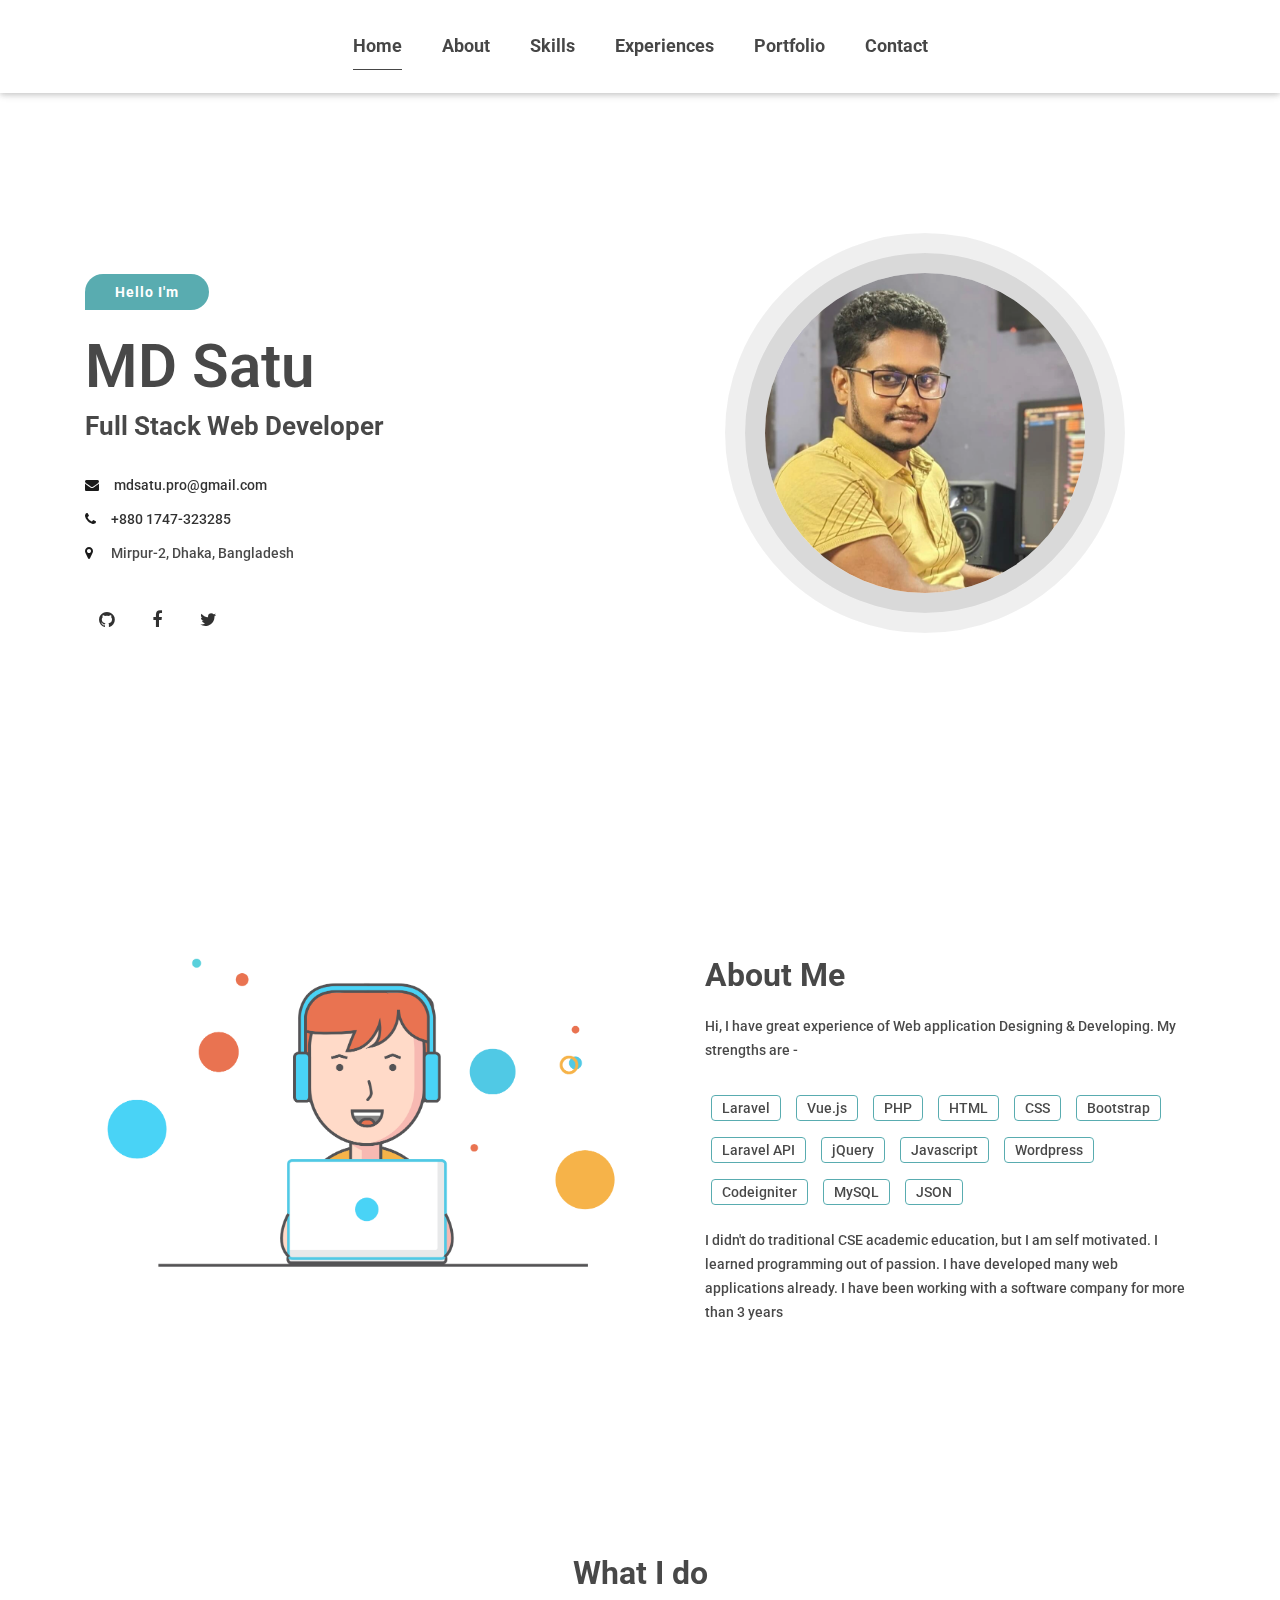
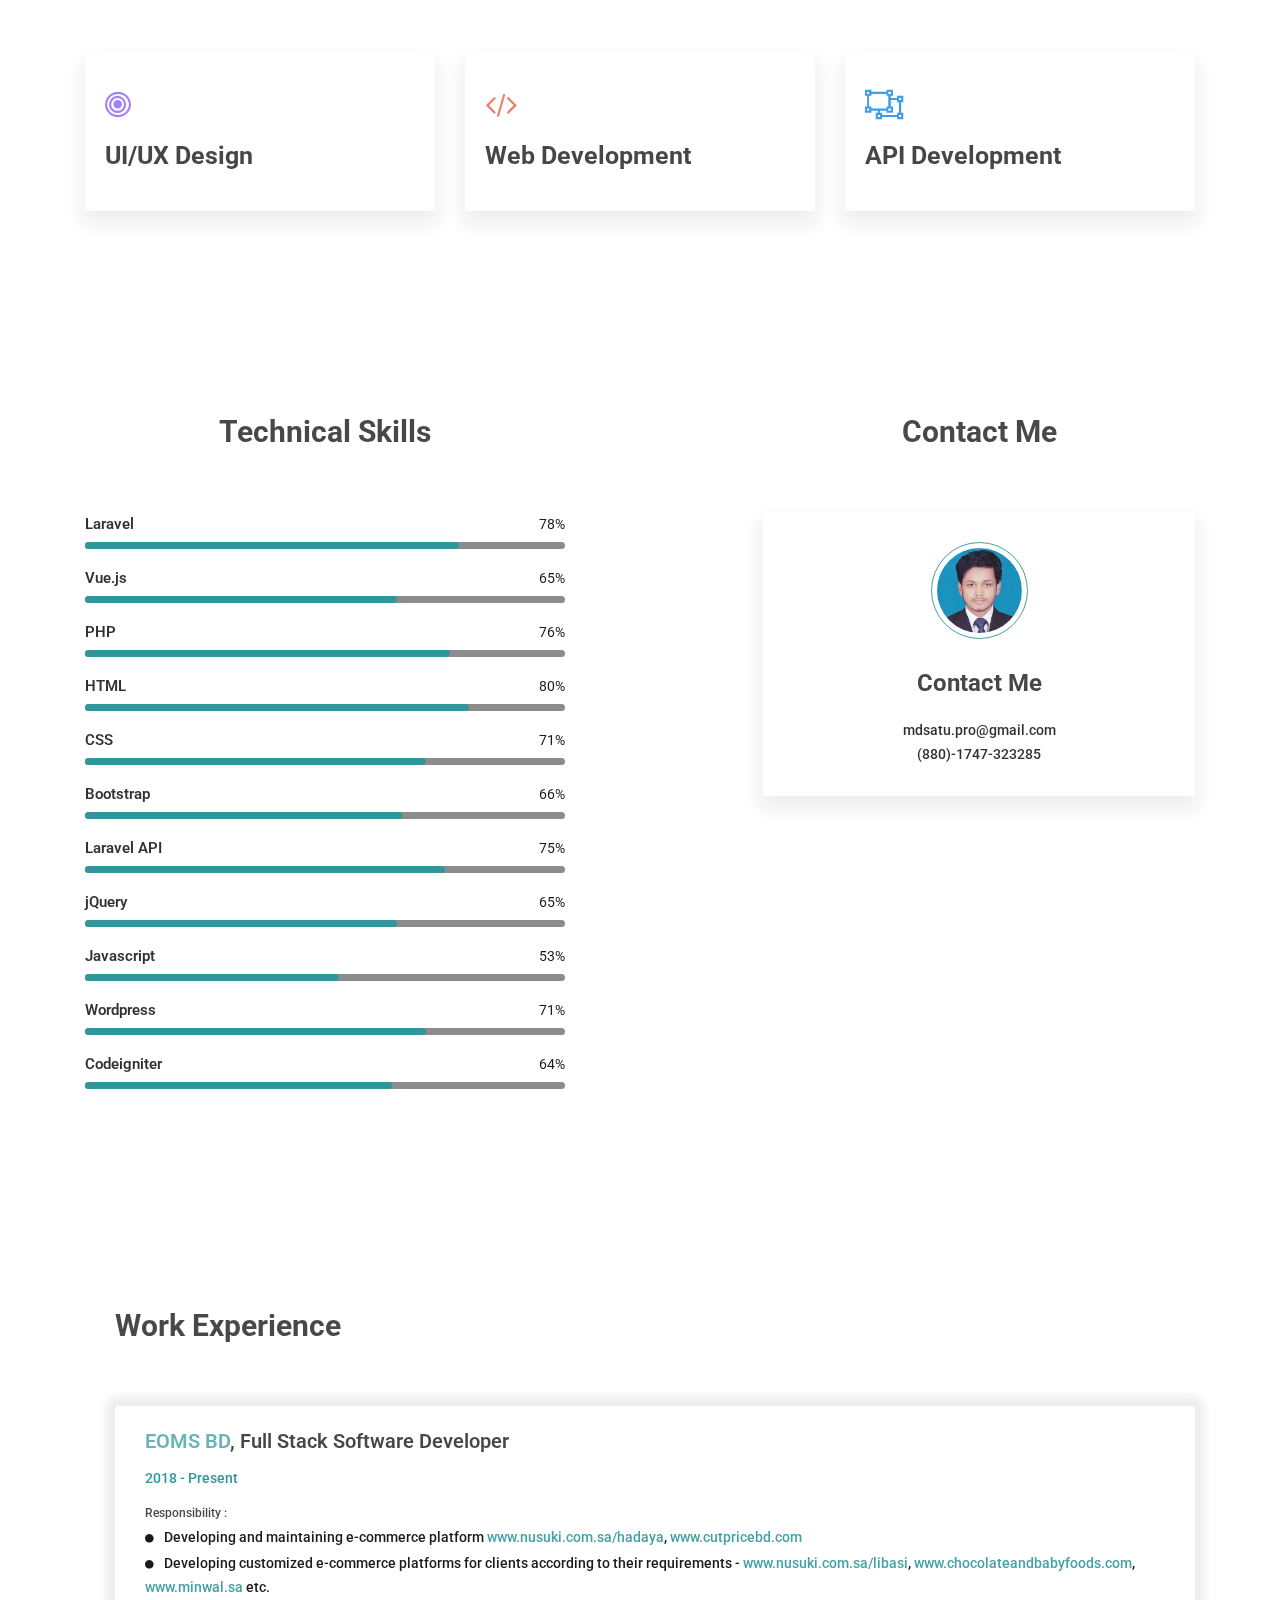
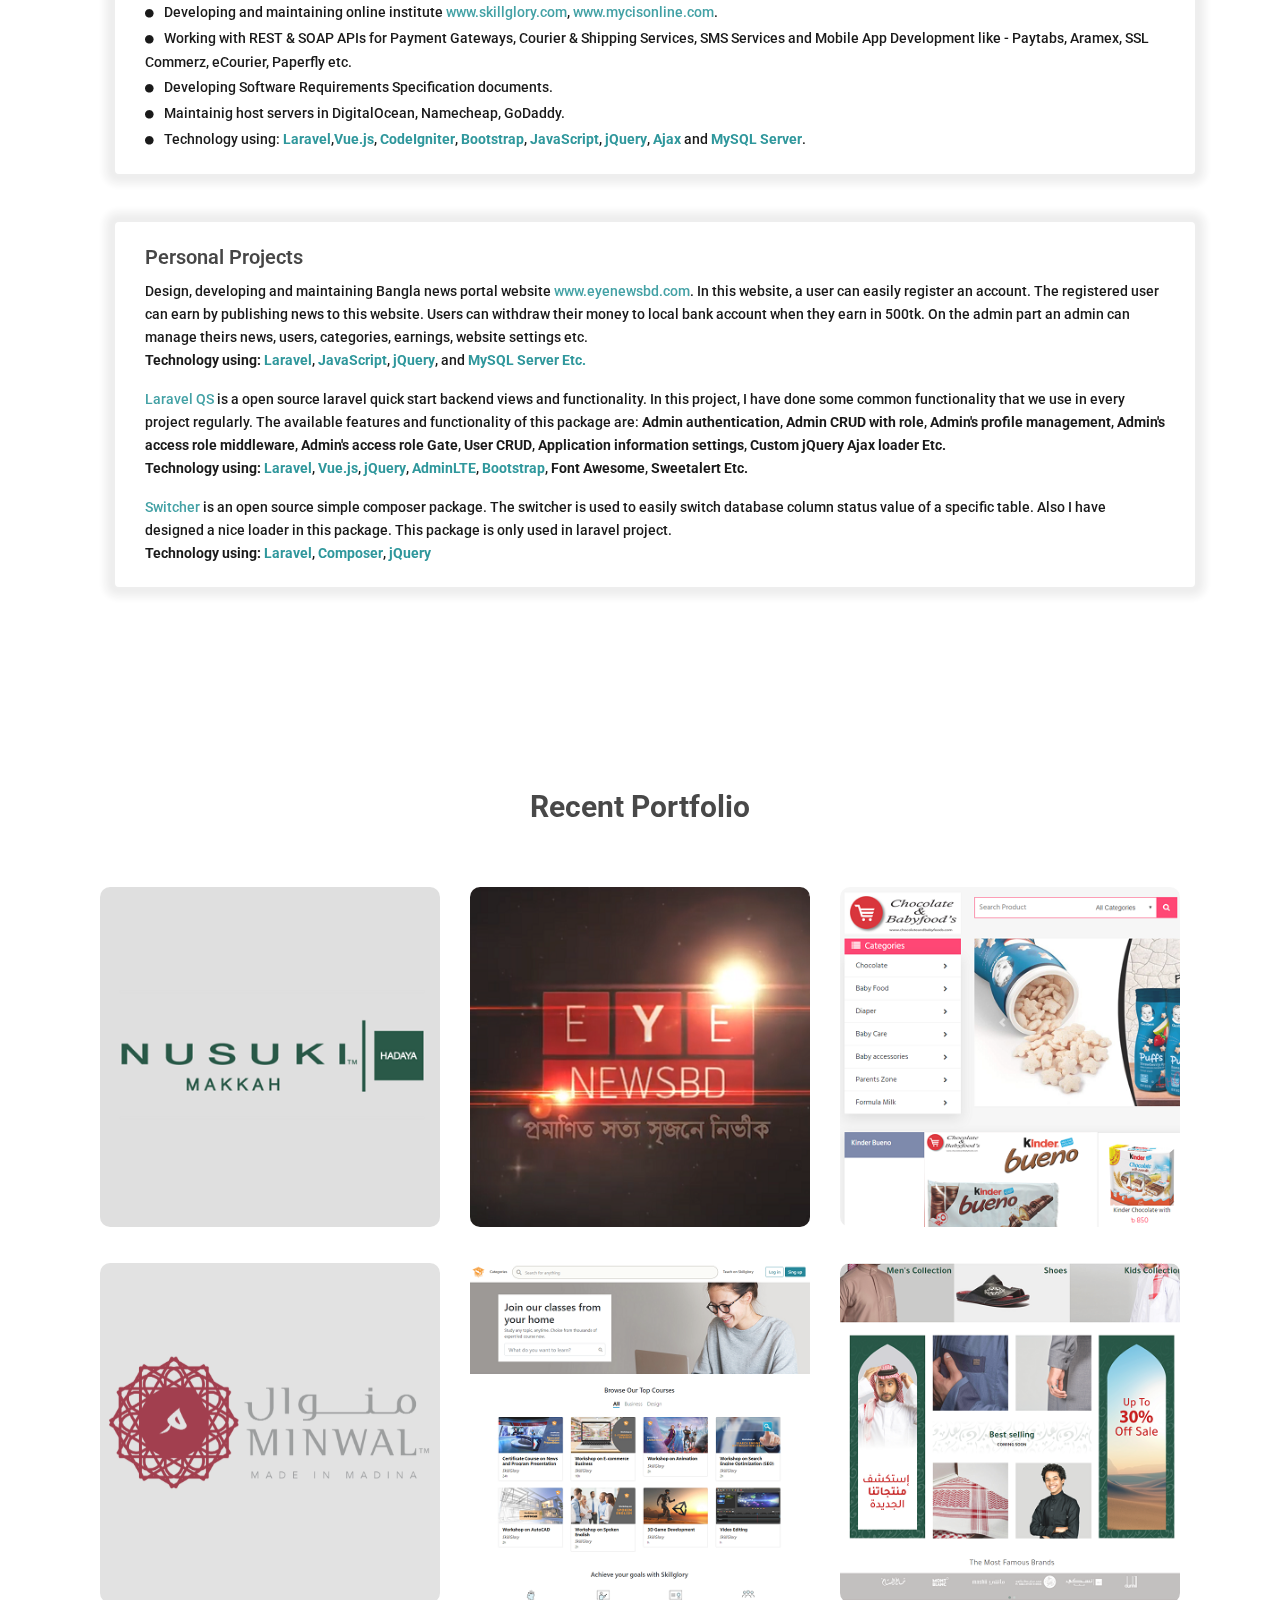
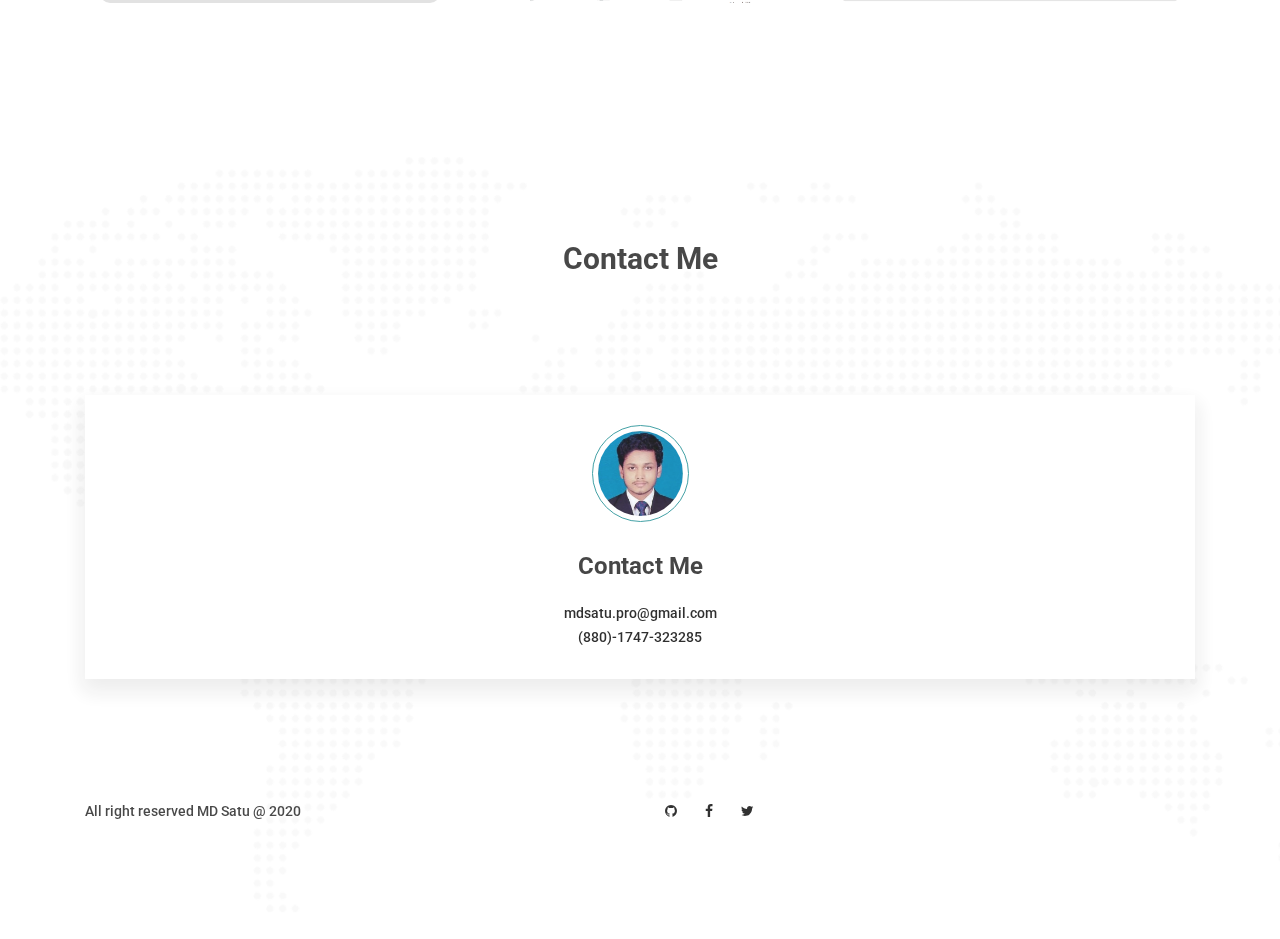
<file: index.html>
<!doctype html>
<html data-n-head-ssr>
  <head>
    <title>MD Satu - Full Stack Web Developer</title><meta data-n-head="ssr" charset="utf-8"><meta data-n-head="ssr" name="viewport" content="width=device-width,initial-scale=1"><meta data-n-head="ssr" data-hid="description" name="description" content="I have great experience of Web application Designing & Developing. Find the list and brief descriptions of the projects recently completed."><meta data-n-head="ssr" name="keywords" content="MD Satu, designer, laravel developer, developer, web designer, web developer, api developer, web application, responsive designer, best web developer"><meta data-n-head="ssr" name="developer" content="MD Satu"><meta data-n-head="ssr" name="og:url" content="https://mdsatu.github.io"><meta data-n-head="ssr" name="og:title" content="MD Satu - Full Stack Web Developer"><meta data-n-head="ssr" name="og:image" content="/images/md-satu-2.jpeg"><meta data-n-head="ssr" name="og:image" content="/images/md-satu-2.jpeg"><meta data-n-head="ssr" name="og:description" content="I have great experience of Web application Designing & Developing. Find the list and brief descriptions of the projects recently completed."><link data-n-head="ssr" rel="icon" type="image/x-icon" href="/images/favicon.ico"><link data-n-head="ssr" rel="apple-touch-icon" size="180x180" href="/images/apple-touch-icon.png"><link data-n-head="ssr" rel="icon" type="image/png" size="32x32" href="/images/favicon-32x32.png"><link data-n-head="ssr" rel="icon" type="image/png" size="16x16" href="/images/favicon-16x16.png"><link data-n-head="ssr" rel="icon" type="image/png" size="16x16" href="/images/favicon-16x16.png"><link data-n-head="ssr" rel="manifest" href="/images/site.webmanifest"><link data-n-head="ssr" rel="stylesheet" href="https://fonts.googleapis.com/css?family=Roboto"><link data-n-head="ssr" rel="stylesheet" href="/icons/font-awesome-4.7.0/css/font-awesome.min.css"><link data-n-head="ssr" rel="stylesheet" href="/css/bootstrap.min.css"><link data-n-head="ssr" rel="stylesheet" href="/css/animate.css"><link data-n-head="ssr" rel="stylesheet" href="/css/jquery.fancybox.min.css"><link data-n-head="ssr" rel="stylesheet" href="/css/styles.css"><link data-n-head="ssr" rel="stylesheet" href="/css/responsive.css"><link rel="preload" href="/_nuxt/2d29df4.js" as="script"><link rel="preload" href="/_nuxt/54c068d.js" as="script"><link rel="preload" href="/_nuxt/473495e.js" as="script"><link rel="preload" href="/_nuxt/d289367.js" as="script"><link rel="preload" href="/_nuxt/4507425.js" as="script"><style data-vue-ssr-id="fa7ff0ca:0">.nuxt-progress{position:fixed;top:0;left:0;right:0;height:2px;width:0;opacity:1;transition:width .1s,opacity .4s;background-color:#000;z-index:999999}.nuxt-progress.nuxt-progress-notransition{transition:none}.nuxt-progress-failed{background-color:red}</style><link rel="preload" href="/_nuxt/static/1606624013/payload.js" as="script">
  </head>
  <body class="white-vertion black-bg" data-n-head="%7B%22class%22:%7B%22ssr%22:%22white-vertion%20black-bg%22%7D%7D">
    <div data-server-rendered="true" id="__nuxt"><!----><div id="__layout"><div><div><header id="mh-header" class="black-bg mh-header mh-fixed-nav nav-scroll mh-xs-mobile-nav wow fadeInUp nav-strict"><div class="overlay"></div> <div class="container"><div class="row"><nav class="navbar navbar-expand-lg mh-nav nav-btn"><button type="button" data-toggle="collapse" data-target="#navbarSupportedContent" aria-controls="navbarSupportedContent" aria-expanded="false" aria-label="Toggle navigation" class="navbar-toggler"><span class="navbar-toggler-icon icon"></span></button> <div id="navbarSupportedContent" class="collapse navbar-collapse"><ul class="navbar-nav mr-auto ml-auto"><li class="nav-item active"><a href="#mh-home" class="nav-link">Home</a></li> <li class="nav-item"><a href="#mh-about" class="nav-link">About</a></li> <li class="nav-item"><a href="#mh-skills" class="nav-link">Skills</a></li> <li class="nav-item"><a href="#mh-experience" class="nav-link">Experiences</a></li> <li class="nav-item"><a href="#mh-portfolio" class="nav-link">Portfolio</a></li> <li class="nav-item"><a href="#mh-contact" class="nav-link">Contact</a></li></ul></div></nav></div></div></header> <section id="mh-home" class="mh-home"><div class="home-ovimg"><div class="container"><div class="row xs-column-reverse section-separator vertical-middle-content home-padding"><div class="col-sm-6"><div class="mh-header-info"><div data-wow-duration="0.8s" data-wow-delay="0.1s" class="mh-promo wow fadeInUp"><span>Hello I'm</span></div> <h2 data-wow-duration="0.8s" data-wow-delay="0.2s" class="wow fadeInUp">MD Satu</h2> <h4 data-wow-duration="0.8s" data-wow-delay="0.3s" class="wow fadeInUp">Full Stack Web
                              Developer</h4> <ul><li data-wow-duration="0.8s" data-wow-delay="0.4s" class="wow fadeInUp"><i class="fa fa-envelope"></i><a href="mailto:mdsatu.pro@gmail.com">mdsatu.pro@gmail.com</a></li> <li data-wow-duration="0.8s" data-wow-delay="0.5s" class="wow fadeInUp"><i class="fa fa-phone"></i><a href="tel:8801747323285">+880 1747-323285</a></li> <li data-wow-duration="0.8s" data-wow-delay="0.6s" class="wow fadeInUp"><i class="fa fa-map-marker"></i> <address>Mirpur-2, Dhaka, Bangladesh</address></li></ul> <ul data-wow-duration="0.8s" data-wow-delay="0.7s" class="social-icon wow fadeInUp"><li><a href="https://github.com/mdsatu" target="_blank"><i class="fa fa-github"></i></a></li> <li><a href="https://www.facebook.com/mdsatu.pro" target="_blank"><i class="fa fa-facebook"></i></a></li> <li><a href="https://twitter.com/mdsatu_pro" target="_blank"><i class="fa fa-twitter"></i></a></li></ul></div></div> <div class="col-sm-6"><div data-wow-duration="0.8s" data-wow-delay="0.6s" class="hero-img wow fadeInUp"><div class="img-border"><img src="/images/md-satu-2.jpeg" alt="MD Satu" class="img-fluid" style="height:100%;object-fit:cover"></div></div></div></div></div></div></section> <section id="mh-about" class="mh-about"><div class="container"><div class="row section-separator"><div class="col-sm-12 col-md-6"><div data-wow-duration="0.8s" data-wow-delay="0.4s" class="mh-about-img shadow-2 wow fadeInUp"><img src="/images/ab-img.png" alt="About Banner" class="img-fluid"></div></div> <div class="col-sm-12 col-md-6"><div class="mh-about-inner"><h2 data-wow-duration="0.8s" data-wow-delay="0.1s" class="wow fadeInUp">About Me</h2> <p data-wow-duration="0.8s" data-wow-delay="0.2s" class="wow fadeInUp">Hi, I have great experience of Web application Designing & Developing. My strengths are - </p> <div data-wow-duration="0.8s" data-wow-delay="0.3s" class="mh-about-tag wow fadeInUp"><ul><li><span>Laravel</span></li> <li><span>Vue.js</span></li> <li><span>PHP</span></li> <li><span>HTML</span></li> <li><span>CSS</span></li> <li><span>Bootstrap</span></li> <li><span>Laravel API</span></li> <li><span>jQuery</span></li> <li><span>Javascript</span></li> <li><span>Wordpress</span></li> <li><span>Codeigniter</span></li> <li><span>MySQL</span></li> <li><span>JSON</span></li></ul></div> <p data-wow-duration="0.8s" data-wow-delay="0.2s" class="wow fadeInUp">I didn't do traditional CSE academic education, but I am self motivated. I learned programming out of passion. I have developed many web applications already. I have been working with a software company for more than 3 years</p></div></div></div></div></section> <section class="mh-service"><div class="container"><div class="row section-separator"><div data-wow-duration="0.8s" data-wow-delay="0.2s" class="col-sm-12 text-center section-title wow fadeInUp"><h2>What I do</h2></div> <div class="col-sm-4"><div data-wow-duration="0.8s" data-wow-delay="0.3s" class="mh-service-item shadow-1 dark-bg wow fadeInUp"><i class="fa fa-bullseye purple-color"></i> <h3>UI/UX Design</h3></div></div> <div class="col-sm-4"><div data-wow-duration="0.8s" data-wow-delay="0.5s" class="mh-service-item shadow-1 dark-bg wow fadeInUp"><i class="fa fa-code iron-color"></i> <h3>Web Development</h3></div></div> <div class="col-sm-4"><div data-wow-duration="0.8s" data-wow-delay="0.7s" class="mh-service-item shadow-1 dark-bg wow fadeInUp"><i class="fa fa-object-ungroup sky-color"></i> <h3>API Development</h3></div></div></div></div></section> <section id="mh-skills" class="mh-skills"><div class="container"><div class="row section-separator"><div class="section-title text-center col-sm-12"></div> <div class="col-sm-12 col-md-6"><div class="mh-skills-inner"><div data-wow-duration="0.8s" data-wow-delay="0.3s" class="mh-professional-skill wow fadeInUp"><h3>Technical Skills</h3> <div class="each-skills"><div class="candidatos"><div class="parcial"><div class="info"><div class="nome">Laravel</div> <div class="percentagem-num">78%</div></div> <div class="progressBar"><div class="percentagem" style="width:78%"></div></div></div></div> <div class="candidatos"><div class="parcial"><div class="info"><div class="nome">Vue.js</div> <div class="percentagem-num">65%</div></div> <div class="progressBar"><div class="percentagem" style="width:65%"></div></div></div></div> <div class="candidatos"><div class="parcial"><div class="info"><div class="nome">PHP</div> <div class="percentagem-num">76%</div></div> <div class="progressBar"><div class="percentagem" style="width:76%"></div></div></div></div> <div class="candidatos"><div class="parcial"><div class="info"><div class="nome">HTML</div> <div class="percentagem-num">80%</div></div> <div class="progressBar"><div class="percentagem" style="width:80%"></div></div></div></div> <div class="candidatos"><div class="parcial"><div class="info"><div class="nome">CSS</div> <div class="percentagem-num">71%</div></div> <div class="progressBar"><div class="percentagem" style="width:71%"></div></div></div></div> <div class="candidatos"><div class="parcial"><div class="info"><div class="nome">Bootstrap</div> <div class="percentagem-num">66%</div></div> <div class="progressBar"><div class="percentagem" style="width:66%"></div></div></div></div> <div class="candidatos"><div class="parcial"><div class="info"><div class="nome">Laravel API</div> <div class="percentagem-num">75%</div></div> <div class="progressBar"><div class="percentagem" style="width:75%"></div></div></div></div> <div class="candidatos"><div class="parcial"><div class="info"><div class="nome">jQuery</div> <div class="percentagem-num">65%</div></div> <div class="progressBar"><div class="percentagem" style="width:65%"></div></div></div></div> <div class="candidatos"><div class="parcial"><div class="info"><div class="nome">Javascript</div> <div class="percentagem-num">53%</div></div> <div class="progressBar"><div class="percentagem" style="width:53%"></div></div></div></div> <div class="candidatos"><div class="parcial"><div class="info"><div class="nome">Wordpress</div> <div class="percentagem-num">71%</div></div> <div class="progressBar"><div class="percentagem" style="width:71%"></div></div></div></div> <div class="candidatos"><div class="parcial"><div class="info"><div class="nome">Codeigniter</div> <div class="percentagem-num">64%</div></div> <div class="progressBar"><div class="percentagem" style="width:64%"></div></div></div></div></div></div></div></div> <div class="col-sm-12 col-md-6"><div data-wow-duration="0.8s" data-wow-delay="0.5s" class="mh-professional-skills wow fadeInUp"><h3>Contact Me</h3> <div class="mh-footer-address mt-md-5"><div data-wow-duration="0.8s" data-wow-delay="0.3s" class="mh-address-footer-item dark-bg shadow-1 wow fadeInUp"><div class="each-icon contactIcon"><img src="/images/md-satu-formal.jpg" alt="MD Satu" class="smallPhoto"></div> <div class="each-info"><h4>Contact Me</h4> <a href="mailto:mdsatu.pro@email.com">mdsatu.pro@gmail.com</a><br> <a href="tel:8801747323285">(880)-1747-323285</a></div></div></div></div></div></div></div></section> <section id="mh-experience" class="mh-experince"><div class="bolor-overlay"><div class="container"><div class="row section-separator"><div class="col-sm-12"><div class="mh-work"><h3>Work Experience</h3> <div class="mh-experience-deatils"><div data-wow-duration="0.8s" data-wow-delay="0.4s" class="mh-work-item dark-bg wow fadeInUp"><h4><a href="http://eomsbd.com">EOMS BD</a>, Full Stack Software Developer</h4> <div class="mh-eduyear">2018 - Present</div> <span>Responsibility :</span> <ul class="work-responsibility"><li><i class="fa fa-circle"></i>Developing and maintaining e-commerce platform <a href="https://nusuki.com.sa/hadaya" target="_blank" class="mh-eduyear">www.nusuki.com.sa/hadaya</a>, <a href="https://cutpricebd.com" target="_blank" class="mh-eduyear">www.cutpricebd.com</a></li> <li><i class="fa fa-circle"></i>Developing customized e-commerce platforms for
                                          clients according to their requirements
                                          -
                                          <a href="https://nusuki.com.sa/libasi" target="_blank" class="mh-eduyear">www.nusuki.com.sa/libasi</a>,
                                          <a href="http://chocolateandbabyfoods.com" target="_blank" class="mh-eduyear">www.chocolateandbabyfoods.com</a>,
                                          <a href="http://minwal.sa" target="_blank" class="mh-eduyear">www.minwal.sa</a>
                                          etc.
                                      </li> <li><i class="fa fa-circle"></i>Developing and maintaining online institute <a href="https://skillglory.com/" target="_blank" class="mh-eduyear">www.skillglory.com</a>, <a href="https://mycisonline.com/" target="_blank" class="mh-eduyear">www.mycisonline.com</a>.
                                      </li> <li><i class="fa fa-circle"></i>Working with REST & SOAP APIs for Payment Gateways,
                                          Courier & Shipping Services,
                                          SMS Services and Mobile App Development like - Paytabs, Aramex, SSL Commerz,
                                          eCourier,
                                          Paperfly etc.
                                      </li> <li><i class="fa fa-circle"></i>Developing Software Requirements Specification
                                          documents.
                                      </li> <li><i class="fa fa-circle"></i>Maintainig host servers in DigitalOcean, Namecheap,
                                          GoDaddy.
                                      </li> <li><i class="fa fa-circle"></i>Technology using: <b class="mh-eduyear">Laravel</b>,<b class="mh-eduyear">Vue.js</b>,
                                          <b class="mh-eduyear">CodeIgniter</b>, <b class="mh-eduyear">Bootstrap</b>, <b class="mh-eduyear">JavaScript</b>, <b class="mh-eduyear">jQuery</b>, <b class="mh-eduyear">Ajax</b> and <b class="mh-eduyear">MySQL
                                              Server</b>.
                                      </li></ul></div></div> <div class="mh-experience-deatils mt-5"><div data-wow-duration="0.8s" data-wow-delay="0.4s" class="mh-work-item dark-bg wow fadeInUp"><h4>Personal Projects</h4> <ul class="work-responsibility"><li class="mb-3">
                                          Design, developing and maintaining Bangla news portal website <a href="https://eyenewsbd.com" target="_blank" class="mh-eduyear">www.eyenewsbd.com</a>.
                                          In this website, a user can easily register an account. The registered user can earn by publishing news to this website. Users can withdraw their money to local bank account when they earn in 500tk. On the admin part an admin can manage theirs news, users, categories, earnings, website settings etc.
                                          <br> <b>Technology using:</b> <b class="mh-eduyear">Laravel</b>, <b class="mh-eduyear">JavaScript</b>, <b class="mh-eduyear">jQuery</b>, and <b class="mh-eduyear">MySQL Server Etc.</b></li> <li class="mb-3"><a href="https://github.com/mdsatu/laravel-quick-start" target="_blank" class="mh-eduyear">Laravel QS</a> is a open source laravel quick start backend views and functionality. In this project, I have done some common functionality that we use in every project regularly. The available features and functionality of this package are: <b>Admin authentication</b>, <b>Admin CRUD with role</b>, <b>Admin's profile management</b>, <b>Admin's access role middleware</b>, <b>Admin's access role Gate</b>, <b>User CRUD</b>, <b>Application information settings</b>, <b>Custom jQuery Ajax loader Etc.</b> <br> <b>Technology using:</b> <b class="mh-eduyear">Laravel</b>, <b class="mh-eduyear">Vue.js</b>, <b class="mh-eduyear">jQuery</b>, <b class="mh-eduyear">AdminLTE</b>, <b class="mh-eduyear">Bootstrap</b>, <b>Font Awesome</b>, <b>Sweetalert Etc.</b></li> <li><a href="https://github.com/mdsatu/switcher" target="_blank" class="mh-eduyear">Switcher</a> is an open source simple composer package. The switcher is used to easily switch database column status value of a specific table. Also I have designed a nice loader in this package. This package is only used in laravel project.
                                          <br> <b>Technology using:</b> <b class="mh-eduyear">Laravel</b>, <b class="mh-eduyear">Composer</b>, <b class="mh-eduyear">jQuery</b></li></ul></div></div></div></div></div></div></div></section> <section id="mh-portfolio" class="mh-portfolio"><div class="container"><div class="row section-separator"><div data-wow-duration="0.8s" data-wow-delay="0.1s" class="section-title col-sm-12 wow fadeInUp"><h3>Recent Portfolio</h3></div> <div class="part col-sm-12"><div id="project-gallery" data-wow-duration="0.8s" data-wow-delay="0.5s" class="mh-project-gallery col-sm-12 wow fadeInUp"><div class="portfolioContainer row"><div class="grid-item col-md-4 col-sm-6 col-xs-12 design development"><figure><img src="/images/portfolio/15738303572.png" alt="Nusuki Hadaya"> <figcaption class="fig-caption"><i class="fa fa-search"></i> <h5 class="title">Design, Developing and Maintaining</h5> <span class="sub-title">Best E-Commerce Platform</span> <a data-id="3" data-fancybox data-src="#mh" class="portItem"></a></figcaption></figure></div> <div class="grid-item col-md-4 col-sm-6 col-xs-12 design development"><figure><img src="/images/portfolio/15739255952.png" alt="Eye News BD"> <figcaption class="fig-caption"><i class="fa fa-search"></i> <h5 class="title">Design, Developing and Maintaining</h5> <span class="sub-title">News Portal Website</span> <a data-id="4" data-fancybox data-src="#mh" class="portItem"></a></figcaption></figure></div> <div class="grid-item col-md-4 col-sm-6 col-xs-12 design development"><figure><img src="/images/portfolio/15740936802.png" alt="Chocolate & Baby Foods"> <figcaption class="fig-caption"><i class="fa fa-search"></i> <h5 class="title">Design, Developing and Maintaining</h5> <span class="sub-title">E-commerce Platform</span> <a data-id="5" data-fancybox data-src="#mh" class="portItem"></a></figcaption></figure></div> <div class="grid-item col-md-4 col-sm-6 col-xs-12 design development"><figure><img src="/images/portfolio/15745242802.png" alt="Minwal"> <figcaption class="fig-caption"><i class="fa fa-search"></i> <h5 class="title">Design, Developing and Maintaining</h5> <span class="sub-title">Company Portfolio Website</span> <a data-id="6" data-fancybox data-src="#mh" class="portItem"></a></figcaption></figure></div> <div class="grid-item col-md-4 col-sm-6 col-xs-12 design development"><figure><img src="/images/portfolio/15998504992.png" alt="Skillglory"> <figcaption class="fig-caption"><i class="fa fa-search"></i> <h5 class="title">Design, Developing and Maintaining</h5> <span class="sub-title">Training Institute Website</span> <a data-id="7" data-fancybox data-src="#mh" class="portItem"></a></figcaption></figure></div> <div class="grid-item col-md-4 col-sm-6 col-xs-12 design development"><figure><img src="/images/portfolio/15998504262.png" alt="Nusuki Libasi"> <figcaption class="fig-caption"><i class="fa fa-search"></i> <h5 class="title">Design, Developing and Maintaining</h5> <span class="sub-title">Best E-Commerce Platform</span> <a data-id="8" data-fancybox data-src="#mh" class="portItem"></a></figcaption></figure></div></div></div></div></div></div> <div id="mh" class="mh-portfolio-modal"><div class="container"><div class="loader" style="display:none"><i class="fa fa-spinner fa-spin"></i></div> <div class="portContent"></div></div></div></section> <footer id="mh-contact" class="mh-footer"><div class="map-image image-bg"><div class="container"><div class="row section-separator"><div data-wow-duration="0.8s" data-wow-delay="0.2s" class="col-sm-12 section-title wow fadeInUp"><h3>Contact Me</h3></div> <div data-wow-duration="0.8s" data-wow-delay="0.5s" class="col-12 wow fadeInUp pt-md-2"><div class="mh-footer-address mt-md-5"><div data-wow-duration="0.8s" data-wow-delay="0.3s" class="mh-address-footer-item dark-bg shadow-1 wow fadeInUp"><div class="each-icon contactIcon"><img src="/images/md-satu-formal.jpg" alt="MD Satu" class="smallPhoto"></div> <div class="each-info"><h4>Contact Me</h4> <a href="mailto:mdsatu.pro@email.com">mdsatu.pro@gmail.com</a><br> <a href="tel:8801747323285">(880)-1747-323285</a></div></div></div></div> <div data-wow-duration="0.8s" data-wow-delay="0.3s" class="col-sm-12 mh-copyright wow fadeInUp"><div class="row"><div class="col-sm-6"><div class="text-left text-xs-center"><p>All right reserved MD Satu @ 2020</p></div></div> <div class="col-sm-6"><ul class="social-icon"><li><a href="https://github.com/mdsatu"><i class="fa fa-github"></i></a></li> <li><a href="https://www.facebook.com/mdsatu.pro"><i class="fa fa-facebook"></i></a></li> <li><a href="https://twitter.com/mdsatu_pro"><i class="fa fa-twitter"></i></a></li></ul></div></div></div></div></div></div></footer></div></div></div></div><script>window.__NUXT__={staticAssetsBase:"/_nuxt/static/1606624013",layout:"default",error:null,serverRendered:!0,routePath:"/",config:{}}</script><script src="/_nuxt/2d29df4.js" defer></script><script src="/_nuxt/4507425.js" defer></script><script src="/_nuxt/54c068d.js" defer></script><script src="/_nuxt/473495e.js" defer></script><script src="/_nuxt/d289367.js" defer></script>
  </body>
</html>
</file>
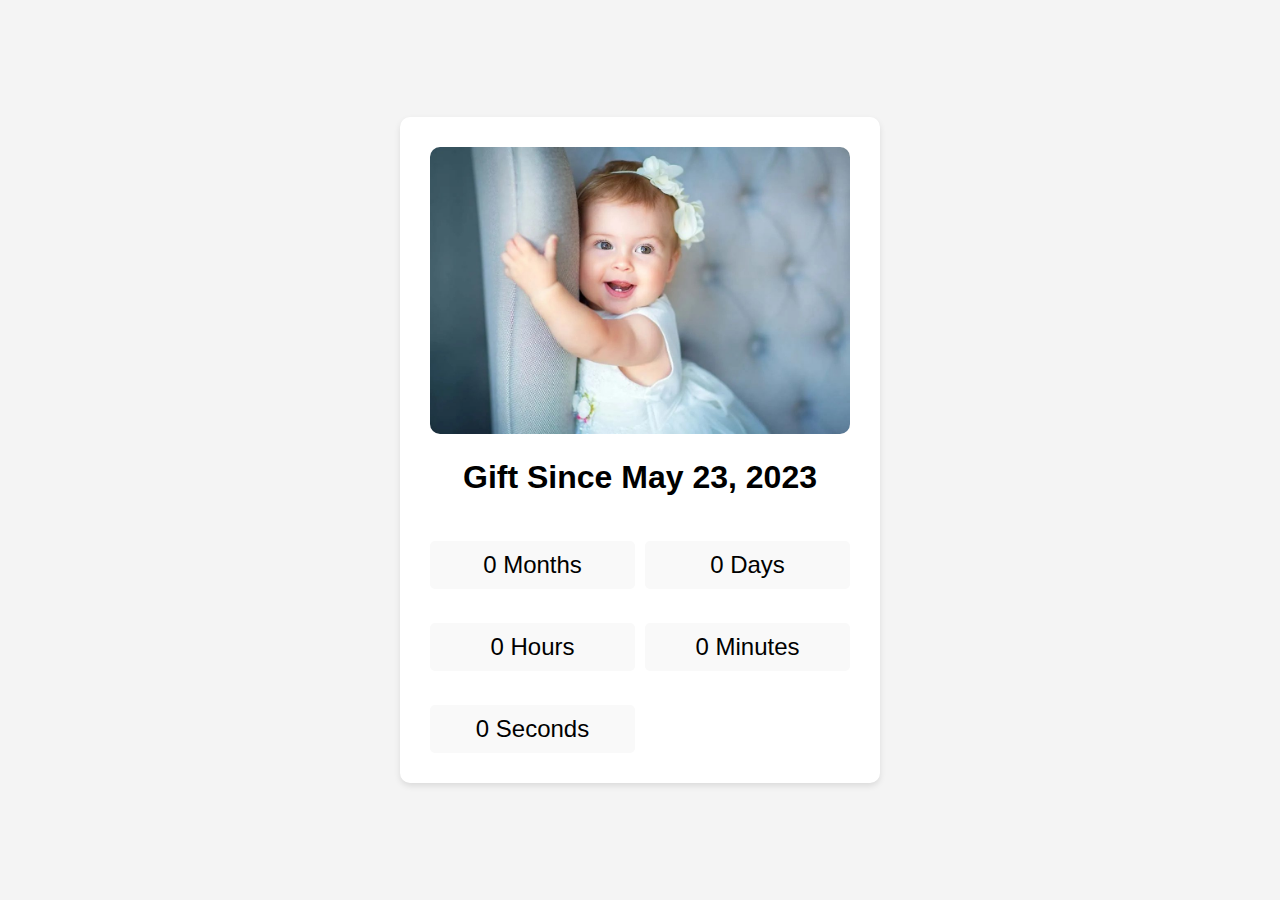
<file: gift/index.html>
<!DOCTYPE html>
<html lang="en">
<head>
<meta charset="UTF-8">
<meta name="viewport" content="width=device-width, initial-scale=1.0">
<link rel="icon" href="img/baby-favicon.png" sizes="16x16" type="image/png">
<link rel="icon" href="img/baby-favicon.png" sizes="32x32" type="image/png">
<title>Gift Since May 23, 2023</title>
<style>
  body {
    font-family: Arial, sans-serif;
    background-color: #f4f4f4;
    margin: 0;
    display: flex;
    justify-content: center;
    align-items: center;
    min-height: 100vh;
  }
  .container {
    text-align: center;
    background-color: #fff;
    padding: 30px;
    border-radius: 10px;
    box-shadow: 0 3px 6px rgba(0, 0, 0, 0.1);
  }
  .time-since {
    font-size: 1.5rem;
    margin-top: 20px;
    display: grid;
    grid-template-columns: repeat(2, 1fr);
    grid-gap: 10px;
  }
  .time-since p {
    background-color: #f9f9f9;
    padding: 10px;
    border-radius: 5px;
    margin-bottom: 0;
  }
</style>
</head>
<body>
  <div class="container">
    <img src="img/baby.jpg?c=2" style="width: 420px;max-width: 100%;border-radius: 10px;" alt="Baby">
    <h1>Gift Since May 23, 2023</h1>
    <div class="time-since" id="timeSince">
      <p><span id="months">0</span> Months</p>
      <p><span id="days">0</span> Days</p>
      <p><span id="hours">0</span> Hours</p>
      <p><span id="minutes">0</span> Minutes</p>
      <p><span id="seconds">0</span> Seconds</p>
    </div>
  </div>

  <script>
    // Set the date of May 23, 2023
    const eventDate = new Date("May 23, 2023").getTime();

    // Update the time since every 1 second
    setInterval(() => {
      const now = new Date().getTime();
      const timePassed = now - eventDate;

      const months = Math.floor(timePassed / (1000 * 60 * 60 * 24 * 30));
      const days = Math.floor((timePassed % (1000 * 60 * 60 * 24 * 30)) / (1000 * 60 * 60 * 24));
      const hours = Math.floor((timePassed % (1000 * 60 * 60 * 24)) / (1000 * 60 * 60));
      const minutes = Math.floor((timePassed % (1000 * 60 * 60)) / (1000 * 60));
      const seconds = Math.floor((timePassed % (1000 * 60)) / 1000);

      document.getElementById("months").textContent = months;
      document.getElementById("days").textContent = days;
      document.getElementById("hours").textContent = hours;
      document.getElementById("minutes").textContent = minutes;
      document.getElementById("seconds").textContent = seconds;
    }, 1000);
  </script>
</body>
</html>
</file>
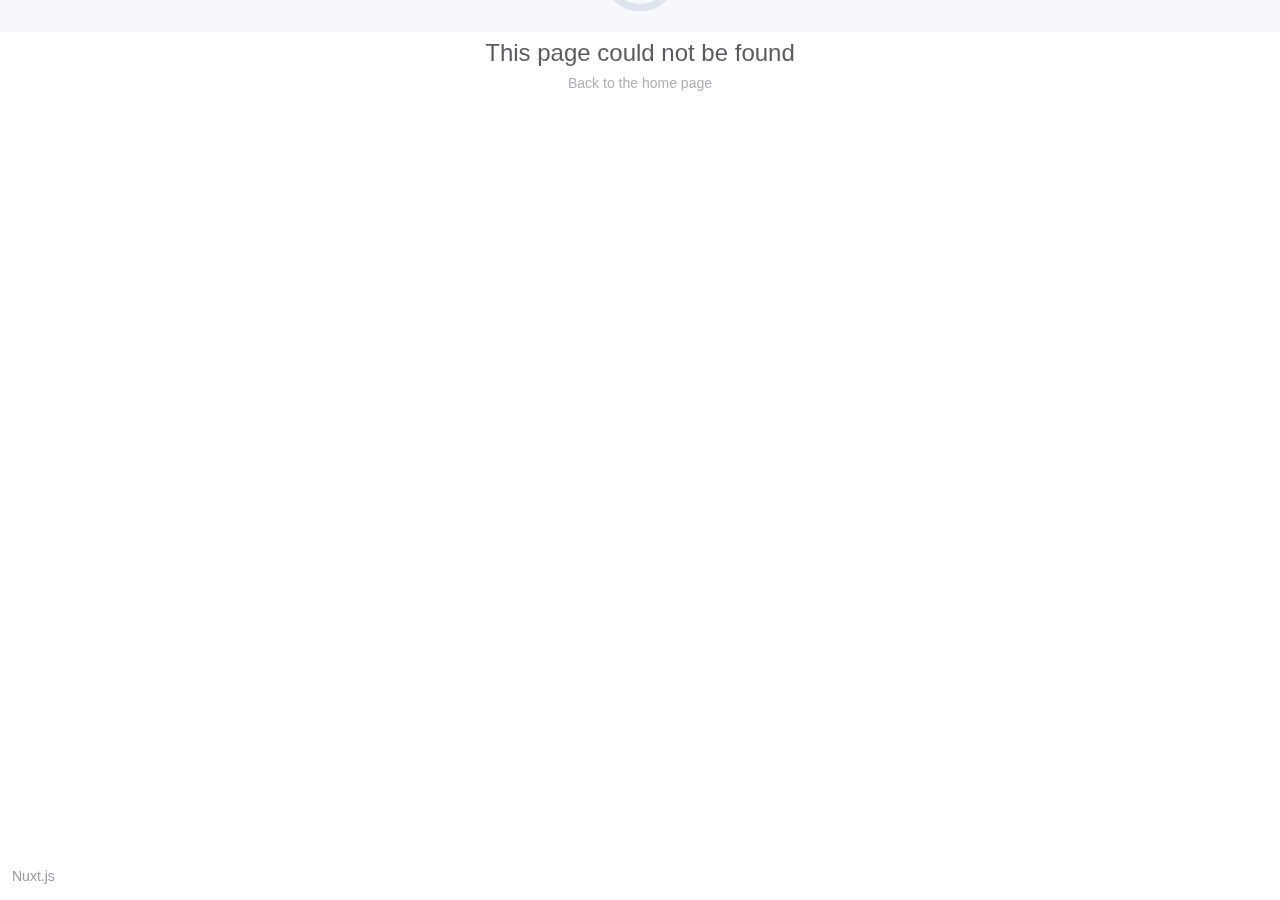
<file: 200.html>
<!doctype html>
<html>
  <head>
    <title>MD Satu - Full Stack Web Developer</title><meta data-n-head="1" charset="utf-8"><meta data-n-head="1" name="viewport" content="width=device-width,initial-scale=1"><meta data-n-head="1" data-hid="description" name="description" content="I have great experience of Web application Designing & Developing. Find the list and brief descriptions of the projects recently completed."><meta data-n-head="1" name="keywords" content="MD Satu, designer, laravel developer, developer, web designer, web developer, api developer, web application, responsive designer, best web developer"><meta data-n-head="1" name="developer" content="MD Satu"><meta data-n-head="1" name="og:url" content="https://mdsatu.github.io"><meta data-n-head="1" name="og:title" content="MD Satu - Full Stack Web Developer"><meta data-n-head="1" name="og:image" content="/images/md-satu.jpg"><meta data-n-head="1" name="og:image" content="/images/md-satu.jpg"><meta data-n-head="1" name="og:description" content="I have great experience of Web application Designing & Developing. Find the list and brief descriptions of the projects recently completed."><link data-n-head="1" rel="icon" type="image/x-icon" href="/images/favicon.ico"><link data-n-head="1" rel="apple-touch-icon" size="180x180" href="/images/apple-touch-icon.png"><link data-n-head="1" rel="icon" type="image/png" size="32x32" href="/images/favicon-32x32.png"><link data-n-head="1" rel="icon" type="image/png" size="16x16" href="/images/favicon-16x16.png"><link data-n-head="1" rel="icon" type="image/png" size="16x16" href="/images/favicon-16x16.png"><link data-n-head="1" rel="manifest" href="/images/site.webmanifest"><link data-n-head="1" rel="stylesheet" href="https://fonts.googleapis.com/css?family=Roboto"><link data-n-head="1" rel="stylesheet" href="/icons/font-awesome-4.7.0/css/font-awesome.min.css"><link data-n-head="1" rel="stylesheet" href="/css/bootstrap.min.css"><link data-n-head="1" rel="stylesheet" href="/css/animate.css"><link data-n-head="1" rel="stylesheet" href="/css/jquery.fancybox.min.css"><link data-n-head="1" rel="stylesheet" href="/css/styles.css"><link data-n-head="1" rel="stylesheet" href="/css/responsive.css"><link rel="preload" href="/_nuxt/2d29df4.js" as="script"><link rel="preload" href="/_nuxt/54c068d.js" as="script"><link rel="preload" href="/_nuxt/473495e.js" as="script"><link rel="preload" href="/_nuxt/d289367.js" as="script">
  </head>
  <body>
    <div id="__nuxt"><style>#nuxt-loading{background:#fff;visibility:hidden;opacity:0;position:absolute;left:0;right:0;top:0;bottom:0;display:flex;justify-content:center;align-items:center;flex-direction:column;animation:nuxtLoadingIn 10s ease;-webkit-animation:nuxtLoadingIn 10s ease;animation-fill-mode:forwards;overflow:hidden}@keyframes nuxtLoadingIn{0%{visibility:hidden;opacity:0}20%{visibility:visible;opacity:0}100%{visibility:visible;opacity:1}}@-webkit-keyframes nuxtLoadingIn{0%{visibility:hidden;opacity:0}20%{visibility:visible;opacity:0}100%{visibility:visible;opacity:1}}#nuxt-loading>div,#nuxt-loading>div:after{border-radius:50%;width:5rem;height:5rem}#nuxt-loading>div{font-size:10px;position:relative;text-indent:-9999em;border:.5rem solid #f5f5f5;border-left:.5rem solid #000;-webkit-transform:translateZ(0);-ms-transform:translateZ(0);transform:translateZ(0);-webkit-animation:nuxtLoading 1.1s infinite linear;animation:nuxtLoading 1.1s infinite linear}#nuxt-loading.error>div{border-left:.5rem solid #ff4500;animation-duration:5s}@-webkit-keyframes nuxtLoading{0%{-webkit-transform:rotate(0);transform:rotate(0)}100%{-webkit-transform:rotate(360deg);transform:rotate(360deg)}}@keyframes nuxtLoading{0%{-webkit-transform:rotate(0);transform:rotate(0)}100%{-webkit-transform:rotate(360deg);transform:rotate(360deg)}}</style><script>window.addEventListener("error",function(){var e=document.getElementById("nuxt-loading");e&&(e.className+=" error")})</script><div id="nuxt-loading" aria-live="polite" role="status"><div>Loading...</div></div></div><script>window.__NUXT__={config:{},staticAssetsBase:"/_nuxt/static/1606624013"}</script>
  <script src="/_nuxt/2d29df4.js"></script><script src="/_nuxt/54c068d.js"></script><script src="/_nuxt/473495e.js"></script><script src="/_nuxt/d289367.js"></script></body>
</html>
</file>
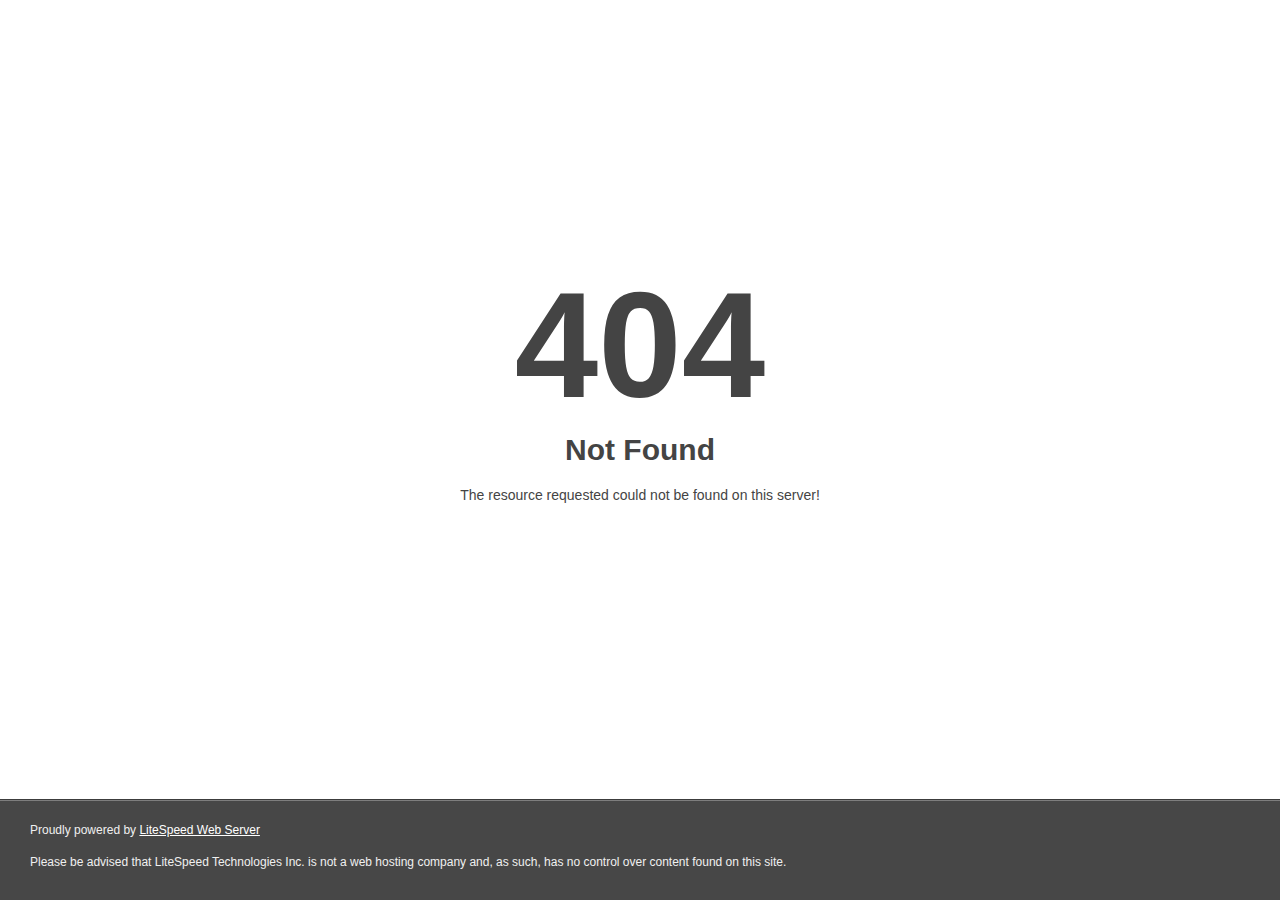
<file: css/owl.video.play.html>
<!DOCTYPE html>
<html style="height:100%">
<head>
<meta name="viewport" content="width=device-width, initial-scale=1, shrink-to-fit=no">
<title> 404 Not Found
</title></head>
<body style="color: #444; margin:0;font: normal 14px/20px Arial, Helvetica, sans-serif; height:100%; background-color: #fff;">
<div style="height:auto; min-height:100%; ">     <div style="text-align: center; width:800px; margin-left: -400px; position:absolute; top: 30%; left:50%;">
        <h1 style="margin:0; font-size:150px; line-height:150px; font-weight:bold;">404</h1>
<h2 style="margin-top:20px;font-size: 30px;">Not Found
</h2>
<p>The resource requested could not be found on this server!</p>
</div></div><div style="color:#f0f0f0; font-size:12px;margin:auto;padding:0px 30px 0px 30px;position:relative;clear:both;height:100px;margin-top:-101px;background-color:#474747;border-top: 1px solid rgba(0,0,0,0.15);box-shadow: 0 1px 0 rgba(255, 255, 255, 0.3) inset;">
<br>Proudly powered by  <a style="color:#fff;" href="http://www.litespeedtech.com/error-page">LiteSpeed Web Server</a><p>Please be advised that LiteSpeed Technologies Inc. is not a web hosting company and, as such, has no control over content found on this site.</p></div></body></html>
</file>
<file: css/styles.css>
* {
  -webkit-font-smoothing: antialiased;
  -moz-osx-font-smoothing: grayscale; }

.shadow-1 {
  -webkit-box-shadow: 0 2px 5px 0 rgba(0, 0, 0, 0.16), 0 2px 10px 0 rgba(0, 0, 0, 0.12);
  -moz-box-shadow: 0 2px 5px 0 rgba(0, 0, 0, 0.16), 0 2px 10px 0 rgba(0, 0, 0, 0.12);
  box-shadow: 0 2px 5px 0 rgba(0, 0, 0, 0.16), 0 2px 10px 0 rgba(0, 0, 0, 0.12); }

/**
 * -------------------
 *  Default CSS
 * -------------------
 */
html {
  text-rendering: optimizeLegibility;
  -webkit-font-smoothing: antialiased; }

body {
  font-family: "roboto", sans-serif;
  font-size: 14px;
  font-style: none;
  line-height: 24px;
  font-weight: 500;
  overflow-x: hidden !important;
  text-align: left;
  position: relative;
  color: #999999;
  opacity: 0.9; }

h1, h2, h3, h4, h5, h6 {
  font-family: "roboto", sans-serif; }

p {
  opacity: 0.9; }

.nav li a {
  text-decoration: none !important;
  display: inline-block;
  cursor: pointer;
  padding: 0px;
  background-color: transparent;
  -moz-transition: color 0.3s ease;
  -o-transition: color 0.3s ease;
  -webkit-transition: color 0.3s ease;
  transition: color 0.3s ease; }
  .nav li a:hover {
    background-color: transparent; }
  .nav li a:focus {
    background-color: transparent;
    outline: 0 !important; }

a {
  text-decoration: none !important;
  cursor: pointer;
  padding: 0px;
  background-color: transparent;
  -moz-transition: color 0.3s ease;
  -o-transition: color 0.3s ease;
  -webkit-transition: color 0.3s ease;
  transition: color 0.3s ease;
  color: #000;
  opacity: 0.9; }
  a:hover {
    background-color: transparent; }
  a:focus {
    background-color: transparent;
    outline: 0 !important; }

.center {
  float: none;
  margin: 0 auto;
  text-align: center; }

/**
 * ---------------------
 *  Defult Halping Class
 * ---------------------
 */
.overflow {
  overflow: hidden; }

.relative {
  position: relative; }

.display-table {
  display: table;
  width: 100%;
  height: 100%; }

.display-flex {
  display: flex;
  flex: 1; }

.vertical-middle {
  display: table-cell;
  float: none;
  vertical-align: middle; }

/**
 * --------------------------------------
 *  Video Section Background Defult Style
 * --------------------------------------
 */
.section-video {
  position: fixed;
  top: 0;
  bottom: 0;
  left: 0;
  right: 0;
  min-height: 100%;
  min-width: 100%;
  overflow: hidden;
  z-index: -1; }
  .section-video .bgvid {
    position: absolute;
    top: 0;
    left: 0;
    min-height: 100%;
    min-width: 100%;
    background-size: cover;
    -o-background-size: cover;
    -moz-background-size: cover;
    -webkit-background-size: cover; }

.body-video-bg > .section-video {
  position: fixed;
  top: 0;
  left: 0; }

.section-title {
  text-align: center; }
  .section-title h3 {
    font-size: 30px;
    line-height: 40px;
    color: #fff;
    font-weight: bold;
    margin-bottom: 60px; }

/**
 * ------------------------------------
 *  Every Section Headline Defult Class
 * ------------------------------------
 */
.section-heading {
  display: block;
  margin: 0; }

.section-header {
  margin-bottom: 100px;
  text-align: center; }
  .section-header .sub-heading {
    font-size: 22px;
    line-height: 30px;
    font-weight: 300;
    text-transform: uppercase;
    margin: 0 0 10px 0; }
  .section-header.text-left,
  .section-header.text-left * {
    text-align: left; }
  .section-header.text-right,
  .section-header.text-right * {
    text-align: right; }

.section-header-separator {
  position: relative;
  width: 145px;
  margin: 5px auto;
  display: inline-block; }
  .section-header-separator .icon {
    font-size: 48px;
    text-align: center !important; }
  .section-header-separator::before, .section-header-separator::after {
    content: '';
    position: absolute;
    width: 57px;
    height: 2px;
    top: 25px; }
  .section-header-separator::before {
    left: 0; }
  .section-header-separator::after {
    right: 0; }

.v-middle {
  display: -webkit-flex;
  display: -moz-flex;
  display: -ms-flexbox;
  display: flex;
  align-items: center;
  -webkit-align-items: center;
  justify-content: center;
  -webkit-justify-content: center;
  flex-direction: row;
  -webkit-flex-direction: row; }

.mini-separator {
  padding: 20px 0; }
  
  section {
    //padding: 60px 0;
    //padding-bottom: 30px;
}

/**
 * ---------------------
 *   Defult Button Style
 * ---------------------
 */
.btn {
  -moz-transition: color 0.3s ease;
  -o-transition: color 0.3s ease;
  -webkit-transition: color 0.3s ease;
  transition: color 0.3s ease;
  outline: 0;
  padding: 8px 30px;
  font-weight: bold;
  border-radius: 20px; }
  .btn:last-child {
    margin-right: 0px !important; }
  .btn .icon {
    position: relative;
    top: 2px; }
    .btn .icon img {
      position: relative;
      top: -3px;
      width: 14px; }
  .btn.btn-fill {
    background-color: #0bceaf;
    color: #fff; }
  .btn.left-icon .icon {
    margin-right: 15px; }
  .btn.right-icon .icon {
    margin-left: 15px; }
  .btn.btn-border {
    background-color: transparent; }
  .btn.white-btn-border {
    background-color: transparent;
    border-color: #fff; }
  .btn.btn-round {
    padding: 15px;
    border-radius: 50%;
    width: 65px;
    height: 65px;
    font-size: 24px;
    text-align: center; }
    .btn.btn-round .icon {
      top: 7px; }
  .btn.apple, .btn.androad {
    -webkit-border-radius: 3px !important;
    -moz-border-radius: 3px !important;
    border-radius: 3px !important;
    padding: 9px 28px;
    height: 82px; }
    .btn.apple img, .btn.androad img {
      width: 35px;
      height: 100%;
      float: left; }
    .btn.apple .icon, .btn.androad .icon {
      font-size: 60px;
      float: left; }
    .btn.apple span, .btn.androad span {
      display: block;
      -moz-transition: color 0.3s ease;
      -o-transition: color 0.3s ease;
      -webkit-transition: color 0.3s ease;
      transition: color 0.3s ease; }
    .btn.apple .group, .btn.androad .group {
      float: right; }
    .btn.apple .big,
    .btn.apple .small, .btn.androad .big,
    .btn.androad .small {
      text-align: left;
      margin-left: 7px;
      line-height: 30px; }
    .btn.apple .big, .btn.androad .big {
      font-size: 24px;
      font-weight: 400; }
    .btn.apple .small, .btn.androad .small {
      font-size: 16px; }

.btn.active.focus,
.btn.active:focus,
.btn.focus,
.btn:active.focus,
.btn:active:focus,
.btn:focus {
  outline: thin dotted;
  outline: 0px auto -webkit-focus-ring-color !important;
  outline-offset: -2px; }

.btn-text-link {
  padding: 50px 0 0 0;
  text-align: center; }
  .btn-text-link a {
    margin-left: 10px; }

/** 
 * -----------------
 * Social Icon Style
 * -----------------
 */
.social-icon {
  display: inline-block; }
  .social-icon li {
    list-style: none;
    float: left;
    margin-bottom: 0px;
    margin-right: 8px; }
    .social-icon li a {
      text-align: center;
      width: 45px;
      height: 45px;
      padding: 10px;
      border-radius: 50%; }
    .social-icon li:last-child a {
      margin-right: 0px; }

/**
 * -----------------------------------
 * Subscription and contact  "MESSAGE"
 * -----------------------------------
 */
.subscription-success,
.subscription-failed,
.email-success,
.email-failed,
.email-loading {
  font-size: 15px;
  display: none;
  text-align: center !important;
  padding: 10px !important; }

.email-loading {
  color: #52B8FF; }
  .email-loading img {
    width: 15px;
    position: relative;
    top: -2px; }

.subscription-failed,
.email-failed {
  color: #FF5252 !important; }
  .subscription-failed .icon,
  .email-failed .icon {
    font-size: 20px;
    position: relative;
    top: 5px; }

.subscription-success,
.email-success {
  color: #56CC35; }

.subscription-failed .icon,
.email-failed .icon,
.subscription-success .icon,
.email-success .icon {
  font-size: 20px;
  position: relative;
  top: 5px; }

/**
 * ------------------
 * list
 * ------------------
 */
ul {
  margin: 0;
  padding: 0; }
  ul li {
    list-style-type: none; }

/**
 * =================
 * CONTAINER HALF CONTENT
 * =================
 */
.content-half {
  position: relative; }

.container-half-left {
  left: 0;
  background-position: center right; }

.container-half-right {
  right: 0;
  background-position: center left; }

.vertical-middle-content {
  display: -webkit-flex;
  display: -moz-flex;
  display: -ms-flexbox;
  display: flex;
  align-items: center;
  -webkit-align-items: center;
  justify-content: center;
  -webkit-justify-content: center;
  flex-direction: row;
  -webkit-flex-direction: row; }

/**
 * ---------------------------------
 *  Section Background Size Property
 * ---------------------------------
 */
.bg-cover {
  -webkit-background-size: cover;
  -moz-background-size: cover;
  -o-background-size: cover;
  background-size: cover;
  background-position: 50% 50%;
  background-attachment: initial;
  background-repeat: no-repeat; }

.dark-bg {
  background-color: #202026; }

.section-separator {
  padding: 100px 0; }

.home-section-separator {
  padding-top: 100px;
  padding-bottom: 200px; }

.bg-black {
  background-color: #000; }

.form-control {
  -webkit-box-shadow: 0 0px 2px 0 rgba(255, 255, 255, 0.16), 0 0px 2px 0 rgba(255, 255, 255, 0.12);
  -moz-box-shadow: 0 0px 2px 0 rgba(255, 255, 255, 0.16), 0 0px 2px 0 rgba(255, 255, 255, 0.12);
  box-shadow: 0 0px 2px 0 rgba(255, 255, 255, 0.16), 0 0px 2px 0 rgba(255, 255, 255, 0.12);
  background-color: transparent;
  border-color: transparent;
  margin-bottom: 20px;
  height: 50px;
  line-height: 50px; }
  .form-control:focus {
    -webkit-box-shadow: 0 0px 2px 0 rgba(255, 255, 255, 0.16), 0 0px 2px 0 rgba(255, 255, 255, 0.12);
    -moz-box-shadow: 0 0px 2px 0 rgba(255, 255, 255, 0.16), 0 0px 2px 0 rgba(255, 255, 255, 0.12);
    box-shadow: 0 0px 2px 0 rgba(255, 255, 255, 0.16), 0 0px 2px 0 rgba(255, 255, 255, 0.12);
    background-color: transparent; }

.p-200 {
  padding: 0 200px; }

.img-overlay {
  background-image: url(../images/footer-bg.png);
  background-size: cover;
  background-size: cover;
  background-repeat: no-repeat;
  margin: 0 auto;
  background-position: center center; }

.image-bg {
  background-size: cover;
  background-size: cover;
  background-repeat: no-repeat;
  margin: 0 auto;
  background-position: center center; }

.home-2-img {
  background-image: url(../images/home-bg-img.jpg); }

.featured-img-one {
  background-image: url(../images/home-bg-img.jpg); }

.featured-img-two {
  background-image: url(../images/extra-feature-bg.jpg); }

.map-image {
  background-image: url(../images/map-color-overlay.png); }

.mt-30 {
  margin-top: 30px; }

button {
  outline: 0; }
  button:hover {
    outline: 0; }
  button:focus {
    outline: 0; }

.btn {
  outline: 0; }
  .btn:hover {
    outline: 0; }
  .btn:focus {
    outline: 0; }

.round-image {
  border-radius: 50%; }

.form-control {
  padding: 20px;
  -webkit-box-shadow: 0 0px 2px 0 rgba(255, 255, 255, 0.8), 0 0px 1px 1px rgba(255, 255, 255, 0.8);
  -moz-box-shadow: 0 0px 2px 0 rgba(255, 255, 255, 0.8), 0 0px 1px 1px rgba(255, 255, 255, 0.8);
  box-shadow: 0 0px 2px 0 rgba(255, 255, 255, 0.8), 0 0px 1px 1px rgba(255, 255, 255, 0.8); }
  .form-control:focus {
    -webkit-box-shadow: 0 0px 2px 0 rgba(255, 255, 255, 0.8), 0 0px 1px 1px rgba(255, 255, 255, 0.8);
    -moz-box-shadow: 0 0px 2px 0 rgba(255, 255, 255, 0.8), 0 0px 1px 1px rgba(255, 255, 255, 0.8);
    box-shadow: 0 0px 2px 0 rgba(255, 255, 255, 0.8), 0 0px 1px 1px rgba(255, 255, 255, 0.8);
    border-color: transparent; }

.contact-message {
  -webkit-box-shadow: 0 0px 2px 0 rgba(255, 255, 255, 0.8), 0 0px 1px 1px rgba(255, 255, 255, 0.8);
  -moz-box-shadow: 0 0px 2px 0 rgba(255, 255, 255, 0.8), 0 0px 1px 1px rgba(255, 255, 255, 0.8);
  box-shadow: 0 0px 2px 0 rgba(255, 255, 255, 0.8), 0 0px 1px 1px rgba(255, 255, 255, 0.8);
  background-color: transparent;
  border-color: transparent;
  margin-bottom: 20px;
  width: 100%;
  padding: 20px;
  outline: 0; }
  .contact-message:focus {
    -webkit-box-shadow: 0 0px 2px 0 rgba(255, 255, 255, 0.8), 0 0px 1px 1px rgba(255, 255, 255, 0.8);
    -moz-box-shadow: 0 0px 2px 0 rgba(255, 255, 255, 0.8), 0 0px 1px 1px rgba(255, 255, 255, 0.8);
    box-shadow: 0 0px 2px 0 rgba(255, 255, 255, 0.8), 0 0px 1px 1px rgba(255, 255, 255, 0.8);
    border-color: transparent; }

/** 
 * -----------------
 * General CSS
 * -----------------
 */
.h1, .h2, .h3, .h4, .h5, .h6, h1, h2, h3, h4, h5, h6 {
  font-weight: bold; }

.white-vertion.black-bg {
  background-color: #fff; }
.white-vertion .section-loader {
  background: #fff; }
.white-vertion ::placeholder {
  color: #000; }
.white-vertion a {
  color: #000; }
.white-vertion h2 {
  color: #000; }
.white-vertion h3 {
  color: #000; }
.white-vertion h4 {
  color: #000; }
.white-vertion h5 {
  color: #000; }
.white-vertion h6 {
  color: #000; }
.white-vertion p {
  color: #000; }
.white-vertion address {
  color: #000; }
.white-vertion span {
  color: #000; }
.white-vertion ul li {
  color: #000; }
.white-vertion div {
  color: #000; }
.white-vertion .form-control {
  color: #fff; }
.white-vertion .contact-message {
  color: #fff; }
.white-vertion .nav-strict {
  background-color: #fff; }
.white-vertion .img-color-overlay {
  background-color: rgba(255, 255, 255, 0.9); }
.white-vertion .dark-bg {
  background-color: #fff; }
.white-vertion .mh-home .mh-header-info .mh-promo span {
  color: #fff; }
.white-vertion .mh-project-gallery .grid-item figure figcaption a {
  color: #fff; }
.white-vertion .mh-project-gallery .grid-item figure figcaption .title {
  color: #fff; }
.white-vertion .mh-project-gallery .grid-item figure figcaption .sub-title {
  color: #fff; }
.white-vertion .mh-portfolio-modal {
  background: #fff; }
.white-vertion .page-item.active .page-link {
  background-color: #fff;
  border-color: #fff;
  color: #0bceaf; }
.white-vertion .navbar-toggler .icon,
.white-vertion .navbar-toggler .icon::after,
.white-vertion .navbar-toggler .icon::before {
  background-color: #000; }
.white-vertion .mh-header .navbar-nav li a {
  color: #000;
  opacity: 0.8; }
.white-vertion .mh-home .mh-header-info .social-icon li .fa:hover {
  background-color: #000; }
.white-vertion h1, .white-vertion h2, .white-vertion h3, .white-vertion h4, .white-vertion h5, .white-vertion h6, .white-vertion p, .white-vertion address, .white-vertion span, .white-vertion q {
  opacity: 0.8; }
.white-vertion .mh-header .navbar-nav li.active a {
  padding-right: 0;
  padding-left: 0;
  border-color: #000; }
.white-vertion .mh-header.nav-3 .navbar-nav li.active a {
  border-color: transparent; }
.white-vertion .mh-footer .form-control {
  -webkit-box-shadow: 0 0px 1px 0 rgba(40, 40, 40, 0.8), 0 0px 1px 0px rgba(40, 40, 40, 0.8);
  -moz-box-shadow: 0 0px 1px 0 rgba(40, 40, 40, 0.8), 0 0px 1px 0px rgba(40, 40, 40, 0.8);
  box-shadow: 0 0px 1px 0 rgba(40, 40, 40, 0.8), 0 0px 1px 0px rgba(40, 40, 40, 0.8);
  color: #000; }
  .white-vertion .mh-footer .form-control:focus {
    -webkit-box-shadow: 0 0px 1px 0 rgba(40, 40, 40, 0.8), 0 0px 1px 0px rgba(40, 40, 40, 0.8);
    -moz-box-shadow: 0 0px 1px 0 rgba(40, 40, 40, 0.8), 0 0px 1px 0px rgba(40, 40, 40, 0.8);
    box-shadow: 0 0px 1px 0 rgba(40, 40, 40, 0.8), 0 0px 1px 0px rgba(40, 40, 40, 0.8); }
.white-vertion .mh-footer .contact-message {
  -webkit-box-shadow: 0 0px 1px 0 rgba(40, 40, 40, 0.8), 0 0px 1px 0px rgba(40, 40, 40, 0.8);
  -moz-box-shadow: 0 0px 1px 0 rgba(40, 40, 40, 0.8), 0 0px 1px 0px rgba(40, 40, 40, 0.8);
  box-shadow: 0 0px 1px 0 rgba(40, 40, 40, 0.8), 0 0px 1px 0px rgba(40, 40, 40, 0.8);
  color: #000; }
  .white-vertion .mh-footer .contact-message:focus {
    -webkit-box-shadow: 0 0px 1px 0 rgba(40, 40, 40, 0.8), 0 0px 1px 0px rgba(40, 40, 40, 0.8);
    -moz-box-shadow: 0 0px 1px 0 rgba(40, 40, 40, 0.8), 0 0px 1px 0px rgba(40, 40, 40, 0.8);
    box-shadow: 0 0px 1px 0 rgba(40, 40, 40, 0.8), 0 0px 1px 0px rgba(40, 40, 40, 0.8); }
.white-vertion .mh-footer-2 .form-control {
  -webkit-box-shadow: 0 0px 1px 0 rgba(40, 40, 40, 0.8), 0 0px 1px 0px rgba(40, 40, 40, 0.8);
  -moz-box-shadow: 0 0px 1px 0 rgba(40, 40, 40, 0.8), 0 0px 1px 0px rgba(40, 40, 40, 0.8);
  box-shadow: 0 0px 1px 0 rgba(40, 40, 40, 0.8), 0 0px 1px 0px rgba(40, 40, 40, 0.8); }
  .white-vertion .mh-footer-2 .form-control:focus {
    -webkit-box-shadow: 0 0px 1px 0 rgba(40, 40, 40, 0.8), 0 0px 1px 0px rgba(40, 40, 40, 0.8);
    -moz-box-shadow: 0 0px 1px 0 rgba(40, 40, 40, 0.8), 0 0px 1px 0px rgba(40, 40, 40, 0.8);
    box-shadow: 0 0px 1px 0 rgba(40, 40, 40, 0.8), 0 0px 1px 0px rgba(40, 40, 40, 0.8); }
.white-vertion .mh-footer-2 .contact-message {
  -webkit-box-shadow: 0 0px 1px 0 rgba(40, 40, 40, 0.8), 0 0px 1px 0px rgba(40, 40, 40, 0.8);
  -moz-box-shadow: 0 0px 1px 0 rgba(40, 40, 40, 0.8), 0 0px 1px 0px rgba(40, 40, 40, 0.8);
  box-shadow: 0 0px 1px 0 rgba(40, 40, 40, 0.8), 0 0px 1px 0px rgba(40, 40, 40, 0.8); }
  .white-vertion .mh-footer-2 .contact-message:focus {
    -webkit-box-shadow: 0 0px 1px 0 rgba(40, 40, 40, 0.8), 0 0px 1px 0px rgba(40, 40, 40, 0.8);
    -moz-box-shadow: 0 0px 1px 0 rgba(40, 40, 40, 0.8), 0 0px 1px 0px rgba(40, 40, 40, 0.8);
    box-shadow: 0 0px 1px 0 rgba(40, 40, 40, 0.8), 0 0px 1px 0px rgba(40, 40, 40, 0.8); }
.white-vertion .mh-blog .mh-blog-item .blog-inner h2 a {
  color: #202026; }
.white-vertion .shadow-1 {
  box-shadow: 0px 10px 20px 4px #00000015; }
.white-vertion .mh-pricing .mh-pricing {
  box-shadow: 0px 10px 20px 4px #00000015; }
.white-vertion .mh-blog .mh-blog-item {
  box-shadow: 0px 10px 20px 4px #00000015; }
.white-vertion .mh-experince .mh-education-deatils .mh-education-item {
  box-shadow: 0px 10px 20px 4px #00000015; }
.white-vertion .mh-work .mh-experience-deatils .mh-work-item {
  box-shadow: 0 0 10px 10px #00000015; }

.dark-vertion {
  opacity: 0.9; }
  .dark-vertion.black-bg {
    background-color: #100e17; }
  .dark-vertion .section-loader {
    background: #100e17; }
  .dark-vertion ::placeholder {
    color: #fff; }
  .dark-vertion a {
    color: #fff; }
  .dark-vertion h2 {
    color: #fff; }
  .dark-vertion h3 {
    color: #fff; }
  .dark-vertion h4 {
    color: #fff; }
  .dark-vertion h5 {
    color: #fff; }
  .dark-vertion h6 {
    color: #fff; }
  .dark-vertion p {
    color: #fff; }
  .dark-vertion address {
    color: #fff; }
  .dark-vertion span {
    color: #fff; }
  .dark-vertion div {
    color: #fff; }
  .dark-vertion ul li {
    color: #fff; }
  .dark-vertion .form-control {
    color: #fff; }
  .dark-vertion .contact-message {
    color: #fff; }
  .dark-vertion .nav-strict {
    background-color: #202026; }
  .dark-vertion .img-color-overlay {
    background-color: rgba(0, 0, 0, 0.9); }
  .dark-vertion .mh-home .mh-header-info .social-icon li .fa:hover {
    background-color: #fff; }
  .dark-vertion .page-item.active .page-link {
    background-color: #fff;
    border-color: #fff;
    color: #0bceaf; }
  .dark-vertion .navbar-toggler .icon,
  .dark-vertion .navbar-toggler .icon::after,
  .dark-vertion .navbar-toggler .icon::before {
    background-color: #fff; }
  .dark-vertion .mh-header .navbar-nav li.active a {
    border-color: #fff;
    padding-right: 0;
    padding-left: 0; }
  .dark-vertion .mh-header.nav-3 .navbar-nav li.active a {
    border-color: transparent; }
  .dark-vertion .mh-footer .form-control {
    -webkit-box-shadow: 0 0px 2px 0 rgba(255, 255, 255, 0.8), 0 0px 1px 1px rgba(255, 255, 255, 0.8);
    -moz-box-shadow: 0 0px 2px 0 rgba(255, 255, 255, 0.8), 0 0px 1px 1px rgba(255, 255, 255, 0.8);
    box-shadow: 0 0px 2px 0 rgba(255, 255, 255, 0.8), 0 0px 1px 1px rgba(255, 255, 255, 0.8); }
    .dark-vertion .mh-footer .form-control:focus {
      -webkit-box-shadow: 0 0px 2px 0 rgba(255, 255, 255, 0.8), 0 0px 1px 1px rgba(255, 255, 255, 0.8);
      -moz-box-shadow: 0 0px 2px 0 rgba(255, 255, 255, 0.8), 0 0px 1px 1px rgba(255, 255, 255, 0.8);
      box-shadow: 0 0px 2px 0 rgba(255, 255, 255, 0.8), 0 0px 1px 1px rgba(255, 255, 255, 0.8); }
  .dark-vertion .mh-footer .contact-message {
    -webkit-box-shadow: 0 0px 2px 0 rgba(255, 255, 255, 0.8), 0 0px 1px 1px rgba(255, 255, 255, 0.8);
    -moz-box-shadow: 0 0px 2px 0 rgba(255, 255, 255, 0.8), 0 0px 1px 1px rgba(255, 255, 255, 0.8);
    box-shadow: 0 0px 2px 0 rgba(255, 255, 255, 0.8), 0 0px 1px 1px rgba(255, 255, 255, 0.8); }
    .dark-vertion .mh-footer .contact-message:focus {
      -webkit-box-shadow: 0 0px 2px 0 rgba(255, 255, 255, 0.8), 0 0px 1px 1px rgba(255, 255, 255, 0.8);
      -moz-box-shadow: 0 0px 2px 0 rgba(255, 255, 255, 0.8), 0 0px 1px 1px rgba(255, 255, 255, 0.8);
      box-shadow: 0 0px 2px 0 rgba(255, 255, 255, 0.8), 0 0px 1px 1px rgba(255, 255, 255, 0.8); }
  .dark-vertion .mh-footer-2 .form-control {
    -webkit-box-shadow: 0 0px 2px 0 rgba(255, 255, 255, 0.8), 0 0px 1px 1px rgba(255, 255, 255, 0.8);
    -moz-box-shadow: 0 0px 2px 0 rgba(255, 255, 255, 0.8), 0 0px 1px 1px rgba(255, 255, 255, 0.8);
    box-shadow: 0 0px 2px 0 rgba(255, 255, 255, 0.8), 0 0px 1px 1px rgba(255, 255, 255, 0.8); }
    .dark-vertion .mh-footer-2 .form-control:focus {
      -webkit-box-shadow: 0 0px 2px 0 rgba(255, 255, 255, 0.8), 0 0px 1px 1px rgba(255, 255, 255, 0.8);
      -moz-box-shadow: 0 0px 2px 0 rgba(255, 255, 255, 0.8), 0 0px 1px 1px rgba(255, 255, 255, 0.8);
      box-shadow: 0 0px 2px 0 rgba(255, 255, 255, 0.8), 0 0px 1px 1px rgba(255, 255, 255, 0.8); }
  .dark-vertion .mh-footer-2 .contact-message {
    -webkit-box-shadow: 0 0px 2px 0 rgba(255, 255, 255, 0.8), 0 0px 1px 1px rgba(255, 255, 255, 0.8);
    -moz-box-shadow: 0 0px 2px 0 rgba(255, 255, 255, 0.8), 0 0px 1px 1px rgba(255, 255, 255, 0.8);
    box-shadow: 0 0px 2px 0 rgba(255, 255, 255, 0.8), 0 0px 1px 1px rgba(255, 255, 255, 0.8); }
    .dark-vertion .mh-footer-2 .contact-message:focus {
      -webkit-box-shadow: 0 0px 2px 0 rgba(255, 255, 255, 0.8), 0 0px 1px 1px rgba(255, 255, 255, 0.8);
      -moz-box-shadow: 0 0px 2px 0 rgba(255, 255, 255, 0.8), 0 0px 1px 1px rgba(255, 255, 255, 0.8);
      box-shadow: 0 0px 2px 0 rgba(255, 255, 255, 0.8), 0 0px 1px 1px rgba(255, 255, 255, 0.8); }
  .dark-vertion .mh-work .mh-experience-deatils .mh-work-item {
    -webkit-box-shadow: -1rem 0 3rem #000;
    box-shadow: -1rem 0 3rem #000; }
  .dark-vertion .mh-pricing .mh-pricing {
    -webkit-box-shadow: -1rem 0 3rem #000;
    box-shadow: -1rem 0 3rem #000; }
  .dark-vertion .mh-blog .mh-blog-item {
    -webkit-box-shadow: -1rem 0 3rem #000;
    box-shadow: -1rem 0 3rem #000; }
  .dark-vertion .mh-footer-address .mh-address-footer-item {
    -webkit-box-shadow: -1rem 0 3rem #000;
    box-shadow: -1rem 0 3rem #000; }
  .dark-vertion .mh-experince .mh-education-deatils .mh-education-item {
    -webkit-box-shadow: -1rem 0 3rem #000;
    box-shadow: -1rem 0 3rem #000; }
  .dark-vertion .mh-service .mh-service-item {
    -webkit-box-shadow: -1rem 0 3rem #000;
    box-shadow: -1rem 0 3rem #000; }
  .dark-vertion .mh-home .hero-img img {
    border: 20px solid rgba(0, 0, 0, 0.4); }
  .dark-vertion .mh-home .img-border {
    border: 20px solid rgba(0, 0, 0, 0.9); }
  .dark-vertion .candidatos .parcial .progressBar {
    background: rgba(199, 198, 198, 0.6); }
  .dark-vertion .mh-progress path:nth-child(1) {
    stroke: rgba(255, 255, 255, 0.5); }

.mh-rtl {
  text-align: right; }
  .mh-rtl .mh-work .mh-experience-deatils
  .mh-work-item .work-responsibility
  li .fa {
    margin-left: 10px; }
  .mh-rtl .mh-blog-post-info ul li strong {
    margin-left: 6px; }
  .mh-rtl .mh-footer .form-control {
    text-align: right; }
  .mh-rtl .mh-footer .contact-message {
    text-align: right; }

body {
  -moz-transition: 0.3s;
  -o-transition: 0.3s;
  -webkit-transition: 0.3s;
  transition: 0.3s; }

/*
    ==============
    Navigation
    ==============
*/
/*---------------------------------------------------------------------*/
/* Loader 
/*---------------------------------------------------------------------*/
.section-loader {
  position: fixed;
  display: flex;
  align-items: center;
  justify-content: center;
  width: 100%;
  height: 100vh;
  z-index: 9999999; }

.section-loader .loader {
  position: relative; }

.section-loader .loader div {
  box-sizing: content-box;
  position: absolute;
  border-width: 4px;
  border-style: solid;
  opacity: 1;
  border-radius: 50%;
  -webkit-animation: loader 1s cubic-bezier(0, 0.2, 0.8, 1) infinite;
  animation: loader 1s cubic-bezier(0, 0.2, 0.8, 1) infinite; }

.section-loader .loader div:nth-child(1) {
  border-color: #E91E63; }

.section-loader .loader div:nth-child(2) {
  border-color: #0dbda1;
  -webkit-animation-delay: -0.5s;
  animation-delay: -0.5s; }

.section-loader .loader {
  width: 200px !important;
  height: 200px !important;
  -webkit-transform: translate(-100px, -100px) scale(1) translate(100px, 100px);
  transform: translate(-100px, -100px) scale(1) translate(100px, 100px); }

@keyframes loader {
  0% {
    top: 94px;
    left: 94px;
    width: 0;
    height: 0;
    opacity: 1; }
  100% {
    top: 57px;
    left: 57px;
    width: 74px;
    height: 74px;
    opacity: 0; } }
@-webkit-keyframes loader {
  0% {
    top: 94px;
    left: 94px;
    width: 0;
    height: 0;
    opacity: 1; }
  100% {
    top: 57px;
    left: 57px;
    width: 74px;
    height: 74px;
    opacity: 0; } }
/*
    ==============
       Navigation
    ==============
*/
.mh-nav {
  width: 100%; }

.mh-header {
  padding: 20px 0;
  -moz-transition: 0.3s;
  -o-transition: 0.3s;
  -webkit-transition: 0.3s;
  transition: 0.3s; }
  .mh-header.nav-strict {
    padding: 15px 0;
    -moz-transition: 0.3s;
    -o-transition: 0.3s;
    -webkit-transition: 0.3s;
    transition: 0.3s; }
  .mh-header .navbar-nav li {
    margin: 0 20px; }
    .mh-header .navbar-nav li a {
      border-bottom: 1px solid transparent;
      font-weight: bold;
      font-family: "roboto", sans-serif;
      font-size: 18px;
      opacity: 1;
      line-height: 30px; }
      .mh-header .navbar-nav li a.nav-link {
        padding-left: 0;
        padding-right: 0; }
      .mh-header .navbar-nav li a:hover {
        color: #0bceaf; }

.nav-3 .navbar-dark .navbar-nav .nav-link a {
  color: rgba(255, 255, 255, 0.7); }
.nav-3 .navbar-dark .navbar-nav .nav-link.active a {
  color: rgba(255, 255, 255, 0.7); }
.nav-3 .navbar-nav {
  padding-top: 30px; }

.home-padding {
  padding: 180px 0; }

/*
    ==============
       Navigation
    ==============
*/
.mh-home-2 .mh-header-info {
  text-align: center;
  padding-top: 100px; }
  .mh-home-2 .mh-header-info .hero-img {
    margin-bottom: 30px; }
    .mh-home-2 .mh-header-info .hero-img img {
      border: 0px solid #fff;
      border-radius: 50%; }
  .mh-home-2 .mh-header-info h2 {
    font-size: 50px;
    font-weight: 600;
    line-height: 60px;
    margin-top: 10px;
    margin-bottom: 0px;
    opacity: 0.9; }
  .mh-home-2 .mh-header-info h4 {
    font-size: 18px;
    line-height: 30px;
    margin-bottom: 20px;
    opacity: 0.9; }
  .mh-home-2 .mh-header-info p {
    padding: 0 120px;
    font-weight: 300; }
  .mh-home-2 .mh-header-info ul li {
    margin: 10px 6px; }
  .mh-home-2 .mh-header-info ul.mh-home-contact {
    margin-bottom: 15px; }
    .mh-home-2 .mh-header-info ul.mh-home-contact li {
      display: inline-block;
      margin: 10px 15px; }
      .mh-home-2 .mh-header-info ul.mh-home-contact li .fa {
        margin-right: 10px; }
      .mh-home-2 .mh-header-info ul.mh-home-contact li:hover .fa {
        color: #0bceaf; }
  .mh-home-2 .mh-header-info .mh-about-tag {
    width: 60%;
    margin: 0 auto; }
    .mh-home-2 .mh-header-info .mh-about-tag ul li {
      margin: 6px; }

/*
    ==============
       HOME
    ==============
*/

.mh-rtl .mh-home .mh-header-info ul li .fa {
    margin: 0 10px;
}
.mh-home .mh-header-info {
  padding-top: 100px; }
  .mh-home .mh-header-info .mh-promo {
    margin-bottom: 30px; }
    .mh-home .mh-header-info .mh-promo span {
      background-color: #0bceaf;
      font-size: 14px;
      line-height: 24px;
      letter-spacing: 1px;
      font-weight: bold;
      padding: 10px 30px;
      border-top-left-radius: 20px;
      border-top-right-radius: 20px;
      border-bottom-right-radius: 20px;
      border-bottom-left-radius: 0px; }
  .mh-home .mh-header-info h2 {
    font-size: 60px;
    font-weight: 600;
    line-height: 65px;
    margin-top: 10px;
    margin-bottom: 10px; }
  .mh-home .mh-header-info h4 {
    font-size: 26px;
    line-height: 34px;
    margin-bottom: 30px; }
  .mh-home .mh-header-info ul {
    margin-top: 20px; }
    .mh-home .mh-header-info ul li {
      margin: 10px 0; }
      .mh-home .mh-header-info ul li .fa {
        margin-right: 15px;
        display: inline-block; }
      .mh-home .mh-header-info ul li address {
        display: inline-block; }
      .mh-home .mh-header-info ul li:hover .fa {
        color: #0bceaf; }
  .mh-home .mh-header-info .social-icon {
    margin-top: 0; }
    .mh-home .mh-header-info .social-icon li .fa {
      font-size: 18px;
      line-height: 30px;
      padding: 4px 14px;
      margin-right: 10px;
      -moz-transition: 0.3s;
      -o-transition: 0.3s;
      -webkit-transition: 0.3s;
      transition: 0.3s;
      border-radius: 3px; }
      .mh-home .mh-header-info .social-icon li .fa:hover {
        -moz-transition: 0.3s;
        -o-transition: 0.3s;
        -webkit-transition: 0.3s;
        transition: 0.3s; }
    .mh-home .mh-header-info .social-icon li a {
      font-size: 25px;
      text-align: center;
      width: 30px;
      height: 30px;
      padding: 0;
      margin-right: 0;
      border-radius: 50%; }
.mh-home .hero-img {
  margin: 0 auto;
  float: none;
  margin-top: 30px;
  text-align: center; }
  .mh-home .hero-img img {
    margin: 0 auto;
    float: none;
    text-align: center;
    border: 20px solid rgba(0, 0, 0, 0.17);
    border-radius: 50%; }
.mh-home .img-border {
  height: 400px;
  width: 400px;
  border: 20px solid rgba(0, 0, 0, 0.07);
  margin: 0 auto;
  border-radius: 50%; }

.mh-featured-project-img img {
  width: inherit !important;
  margin: 0 auto; }

.mh-single-project-slide-by-side {
  margin: 0 auto; }

/*
    ==============
       ABOUT
    ==============
*/
.mh-about .mh-about-inner {
  padding-left: 50px; }
  .mh-about .mh-about-inner h2 {
    margin-bottom: 20px;
    margin-top: 20px; }
  .mh-about .mh-about-inner p {
    margin-bottom: 30px; }
  .mh-about .mh-about-inner .btn {
    margin-top: 20px; }
    .mh-about .mh-about-inner .btn .fa {
      margin-left: 10px; }

.mh-about-tag {
  word-break: break-all;
  margin-bottom: 10px;
  margin-top: 10px; }
  .mh-about-tag ul li {
    margin: 0px 6px;
    border-radius: 4px;
    margin-bottom: 10px;
    padding: 4px 0px;
    display: inline-block; }
    .mh-about-tag ul li span {
      border: 1px solid #0bceaf;
      padding: 4px 10px;
      border-radius: 4px; }
      .mh-about-tag ul li span:hover {
        background-color: transparent !important; }

/*
    ==============
       SKILLS
    ==============
*/
.mh-skills .mh-professional-skill {
  padding-right: 60px; }
  .mh-skills .mh-professional-skill h3 {
    font-size: 30px;
    line-height: 40px;
    text-align: center;
    font-weight: bold;
    margin-bottom: 60px; }

.mh-professional-skills {
  padding-left: 20%; }
  .mh-professional-skills h3 {
    font-size: 30px;
    line-height: 40px;
    text-align: center;
    font-weight: bold;
    margin-bottom: 60px; }

.mh-professional-progress li {
  display: inline-block;
  margin: 0 auto;
  float: none;
  width: 48%;
  margin-bottom: 30px;
  text-align: center; }

.mh-progress {
  margin-bottom: 10px;
  font: 900 1.1428571429em/1 Cinzel, cursive; }
  .mh-progress .progressbar-text {
    color: inherit !important; }

.progress.progress-line {
  height: 10px;
  margin-right: 60px; }

.progress.progress-line .progressbar-text {
  position: absolute;
  top: 50%;
  left: 100%;
  width: 60px;
  -webkit-transform: translateY(-35%);
  -ms-transform: translateY(-35%);
  transform: translateY(-35%);
  text-align: center; }

.mh-progress.mh-progress-circle {
  display: inline-block;
  width: 100px;
  height: 100px; }

.mh-progress path:nth-child(1) {
  stroke: rgba(0, 0, 0, 0.7); }

.mh-progress path:nth-child(2) {
  stroke: #0bceaf; }

.candidatos {
  position: relative;
  margin-bottom: 15px; }
  .candidatos .parcial {
    display: inline-block;
    width: 100%;
    vertical-align: middle; }
    .candidatos .parcial .info {
      position: relative; }
      .candidatos .parcial .info .nome {
        position: absolute;
        top: 0;
        left: 0;
        font-size: 15px;
        font-weight: 600;
        opacity: 0.9; }
      .candidatos .parcial .info .eleito, .candidatos .parcial .info .segundo-turno {
        padding: 0 5px 2px 5px;
        border-radius: 2px; }
      .candidatos .parcial .info .percentagem-num {
        position: absolute;
        top: 0;
        right: 0;
        font-size: 14px;
        font-weight: normal; }
    .candidatos .parcial .progressBar {
      position: relative;
      width: 100%;
      height: 7px;
      margin: 30px 0 2px;
      border-radius: 10px;
      background: rgba(0, 0, 0, 0.5); }
    .candidatos .parcial .percentagem {
      position: absolute;
      top: 0;
      left: 0;
      height: 7px;
      border-top-left-radius: 10px;
      border-bottom-left-radius: 10px;
      border-top-right-radius: 10px;
      border-bottom-right-radius: 10px;
      background: #0bceaf;
      -webkit-transition: 3s all;
      -webkit-animation-duration: 3s;
      -webkit-animation-name: animationProgress; }
    .candidatos .parcial .partidas {
      font-size: 10px;
      font-weight: 600;
      text-transform: uppercase; }

.percentual {
  animation-name: animationProgress; }

@-webkit-keyframes animationProgress {
  from {
    width: 0; } }
@keyframes animationProgress {
  from {
    width: 0; } }
/*
    ==============
      EXPERIENCES
    ==============
*/
.mh-experince h3 {
  font-size: 30px;
  line-height: 40px;
  font-weight: bold;
  margin-bottom: 60px; }
.mh-experince .mh-education-deatils .mh-education-item {
  margin-bottom: 30px;
  padding: 26px 30px;
  -webkit-box-shadow: 0 2px 5px 0 rgba(0, 0, 0, 0.16), 0 2px 10px 0 rgba(0, 0, 0, 0.12);
  -moz-box-shadow: 0 2px 5px 0 rgba(0, 0, 0, 0.16), 0 2px 10px 0 rgba(0, 0, 0, 0.12);
  box-shadow: 0 2px 5px 0 rgba(0, 0, 0, 0.16), 0 2px 10px 0 rgba(0, 0, 0, 0.12); }
  .mh-experince .mh-education-deatils .mh-education-item:last-child {
    margin-bottom: 0; }
  .mh-experince .mh-education-deatils .mh-education-item h4 {
    font-size: 20px;
    line-height: 30px;
    font-weight: 600; }
    .mh-experince .mh-education-deatils .mh-education-item h4 a {
      font-style: italic;
      margin-left: 4px;
      color: #0bceaf; }
  .mh-experince .mh-education-deatils .mh-education-item .mh-eduyear {
    margin: 10px 0;
    color: #0bceaf; }
  .mh-experince .mh-education-deatils .mh-education-item p {
    font-size: 14px;
    line-height: 23px;
    margin-bottom: 0; }

/*
    ==============
      EDUCATION
    ==============
*/
.mh-education {
  padding-right: 30px; }

.mh-work {
  padding-left: 30px; }
  .mh-work h3 {
    font-size: 30px;
    line-height: 40px;
    font-weight: bold;
    margin-bottom: 60px; }
  .mh-work .mh-experience-deatils .mh-work-item {
    margin-bottom: 30px;
    padding: 20px 30px;
    border-radius: 4px;
    -webkit-box-shadow: 0 2px 5px 0 rgba(0, 0, 0, 0.16), 0 2px 10px 0 rgba(0, 0, 0, 0.12);
    -moz-box-shadow: 0 2px 5px 0 rgba(0, 0, 0, 0.16), 0 2px 10px 0 rgba(0, 0, 0, 0.12);
    box-shadow: 0 2px 5px 0 rgba(0, 0, 0, 0.16), 0 2px 10px 0 rgba(0, 0, 0, 0.12); }
    .mh-work .mh-experience-deatils .mh-work-item:last-child {
      margin-bottom: 0; }
    .mh-work .mh-experience-deatils .mh-work-item h4 {
      font-size: 20px;
      line-height: 30px;
      font-weight: 600; }
      .mh-work .mh-experience-deatils .mh-work-item h4 a {
        color: #0bceaf; }
    .mh-work .mh-experience-deatils .mh-work-item .mh-eduyear {
      margin: 10px 0;
      color: #0bceaf; }
    .mh-work .mh-experience-deatils .mh-work-item span {
      font-size: 12px;
      line-height: 22px; }
    .mh-work .mh-experience-deatils .mh-work-item .work-responsibility li {
      font-size: 14px;
      line-height: 23px;
      margin: 2px 0; }
      .mh-work .mh-experience-deatils .mh-work-item .work-responsibility li .fa {
        font-size: 10px;
        line-height: 23px;
        margin-right: 10px; }

/*
    ==============
      Portfolio
    ==============
*/
.portfolio-nav {
  margin: 0 auto;
  margin-bottom: 40px; }
  .portfolio-nav ul {
    margin: 0 auto;
    float: none;
    text-align: center; }
    .portfolio-nav ul li {
      display: inline-block;
      margin: 0 10px;
      cursor: pointer; }
      .portfolio-nav ul li:hover {
        color: #0bceaf; }
      .portfolio-nav ul li.active {
        color: #0bceaf; }

.mh-portfolio-modal {
  display: none;
  background: #282828; }

.mh-portfolio-modal-inner {
  max-height: 500px;
  overflow-y: scroll;
  margin-right: 20px; }
  .mh-portfolio-modal-inner::-webkit-scrollbar-track {
    border: 1px solid #000;
    padding: 2px 0;
    background-color: #fff; }
  .mh-portfolio-modal-inner::-webkit-scrollbar {
    width: 10px; }
  .mh-portfolio-modal-inner::-webkit-scrollbar-thumb {
    border-radius: 10px;
    box-shadow: inset 0 0 10px #000; }
  .mh-portfolio-modal-inner h2 {
    margin-top: 10px;
    margin-bottom: 20px; }

.mh-portfolio-modal-img img {
  margin-bottom: 20px; }

.mix {
  display: none; }

/*
    ==============
       Pricing
    ==============
*/
.mh-pricing .mh-pricing {
  padding: 30px 0;
  text-align: center;
  -webkit-box-shadow: 0 2px 5px 0 rgba(0, 0, 0, 0.16), 0 2px 10px 0 rgba(0, 0, 0, 0.12);
  -moz-box-shadow: 0 2px 5px 0 rgba(0, 0, 0, 0.16), 0 2px 10px 0 rgba(0, 0, 0, 0.12);
  box-shadow: 0 2px 5px 0 rgba(0, 0, 0, 0.16), 0 2px 10px 0 rgba(0, 0, 0, 0.12);
  -moz-transition: 0.3s;
  -o-transition: 0.3s;
  -webkit-transition: 0.3s;
  transition: 0.3s;
  margin-bottom: 30px; }
  .mh-pricing .mh-pricing:hover {
    -moz-transition: 0.3s;
    -o-transition: 0.3s;
    -webkit-transition: 0.3s;
    transition: 0.3s; }
    .mh-pricing .mh-pricing:hover .btn {
      -moz-transition: 0.3s;
      -o-transition: 0.3s;
      -webkit-transition: 0.3s;
      transition: 0.3s;
      background-color: #0ab69a; }
  .mh-pricing .mh-pricing .fa {
    font-size: 30px;
    line-height: 36px;
    margin-bottom: 20px;
    color: #7af8e4; }
  .mh-pricing .mh-pricing h4 {
    margin-bottom: 10px;
    margin-top: 20px; }
  .mh-pricing .mh-pricing h5 {
    font-size: 36px;
    line-height: 40px;
    color: #0bceaf;
    margin-bottom: 20px;
    margin-top: 20px; }
  .mh-pricing .mh-pricing span {
    opacity: 0.8; }
  .mh-pricing .mh-pricing ul {
    margin: 30px 0; }
    .mh-pricing .mh-pricing ul li {
      margin: 2px 0; }
  .mh-pricing .mh-pricing .btn {
    -moz-transition: 0.3s;
    -o-transition: 0.3s;
    -webkit-transition: 0.3s;
    transition: 0.3s; }

/*
    ==============
       BLOG
    ==============
*/
.mh-blog .mh-blog-item {
  -moz-transition: 0.3s;
  -o-transition: 0.3s;
  -webkit-transition: 0.3s;
  transition: 0.3s;
  border-radius: 10px 10px 0px 0px;
  -webkit-box-shadow: 0 2px 5px 0 rgba(0, 0, 0, 0.16), 0 2px 10px 0 rgba(0, 0, 0, 0.12);
  -moz-box-shadow: 0 2px 5px 0 rgba(0, 0, 0, 0.16), 0 2px 10px 0 rgba(0, 0, 0, 0.12);
  box-shadow: 0 2px 5px 0 rgba(0, 0, 0, 0.16), 0 2px 10px 0 rgba(0, 0, 0, 0.12);
  margin-bottom: 30px; }
  .mh-blog .mh-blog-item:hover {
    -moz-transition: 0.3s;
    -o-transition: 0.3s;
    -webkit-transition: 0.3s;
    transition: 0.3s; }
  .mh-blog .mh-blog-item .blog-inner {
    padding: 0px 20px;
    padding-bottom: 30px; }
    .mh-blog .mh-blog-item .blog-inner h2 a {
      color: #fff; }
    .mh-blog .mh-blog-item .blog-inner a {
      color: #0bceaf; }
  .mh-blog .mh-blog-item img {
    margin-bottom: 30px; }
  .mh-blog .mh-blog-item h2 {
    font-size: 24px;
    line-height: 32px;
    font-weight: 600;
    margin-bottom: 10px;
    color: #fff; }
    .mh-blog .mh-blog-item h2 a {
      color: #0bceaf; }
      .mh-blog .mh-blog-item h2 a:hover {
        color: #0ac4a7; }

/*
    ==============
       MH VIDEO
    ==============
*/
.mh-video .each-video {
  padding-top: 30px;
  padding-bottom: 30px; }
  .mh-video .each-video p {
    margin-top: 20px;
    padding: 0 160px; }
  .mh-video .each-video .fa {
    background-color: #fff;
    border-radius: 50%;
    color: black;
    height: 40px;
    width: 40px;
    margin-top: 20px;
    line-height: 40px;
    text-align: center; }

/*
    ==============
       QUATES
    ==============
*/
.mh-quates .each-quates {
  padding-top: 30px;
  padding-bottom: 30px; }
  .mh-quates .each-quates p {
    margin-top: 20px; }
  .mh-quates .each-quates .fa {
    background-color: #fff;
    border-radius: 50%;
    color: black;
    height: 40px;
    width: 40px;
    margin-top: 20px;
    line-height: 40px;
    text-align: center; }

/*
    ==============
       VIDEO
    ==============
*/
.mh-video .each-video {
  padding: 30px 0; }
  .mh-video .each-video p {
    margin-top: 20px; }
  .mh-video .each-video .fa {
    background-color: #fff;
    border-radius: 50%;
    color: black;
    height: 40px;
    width: 40px;
    margin-top: 20px;
    line-height: 40px;
    text-align: center; }

/*
    =================
       TESTIMONIAL
    =================
*/
.mh-testimonial.mh-single-testimonial .mh-client-item p {
  padding: 0 160px;
  margin: 60px 0; }
.mh-testimonial.mh-2-testimonial .mh-client-item p {
  padding: 0 0px;
  margin: 20px 0; }
.mh-testimonial .mh-client-item {
  margin: 0 auto;
  float: none;
  text-align: center;
  padding: 30px;
  -webkit-box-shadow: 0 2px 5px 0 rgba(0, 0, 0, 0.16), 0 2px 10px 0 rgba(0, 0, 0, 0.12);
  -moz-box-shadow: 0 2px 5px 0 rgba(0, 0, 0, 0.16), 0 2px 10px 0 rgba(0, 0, 0, 0.12);
  box-shadow: 0 2px 5px 0 rgba(0, 0, 0, 0.16), 0 2px 10px 0 rgba(0, 0, 0, 0.12); }
  .mh-testimonial .mh-client-item img {
    width: inherit;
    float: none;
    margin: 0 auto;
    border: 5px solid #0bceaf;
    margin: 0 auto;
    margin-bottom: 20px;
    border-radius: 50%; }
  .mh-testimonial .mh-client-item p {
    margin: 10px 0; }
    .mh-testimonial .mh-client-item p::before {
      content: open-quote;
      margin-right: 6px;
      font-size: 20px; }
    .mh-testimonial .mh-client-item p::after {
      content: close-quote;
      margin-left: 6px;
      font-size: 20px; }
  .mh-testimonial .mh-client-item h4 {
    font-size: 16px;
    line-height: 25px;
    margin-top: 30px;
    margin-bottom: 0; }
  .mh-testimonial .mh-client-item span {
    font-size: 14px;
    line-height: 24px; }
.mh-testimonial .each-client-item {
  margin: 30px 20px; }
.mh-testimonial .owl-controls .owl-nav {
  display: none !important; }
.mh-testimonial .owl-controls .owl-dots {
  padding-left: 15px;
  margin-top: 30px;
  text-align: center; }
.mh-testimonial .owl-controls .owl-dots .owl-dot {
  height: 15px;
  width: 15px;
  border: 1px solid #0bceaf;
  display: inline-block;
  border-radius: 50%;
  margin-right: 10px; }
.mh-testimonial .owl-controls .owl-dots .owl-dot.active {
  background-color: #0bceaf; }

/*
    ==============
      FOOTER ONE
    ==============
*/
.mh-footer ::placeholder {
  opacity: 0.9; }
.mh-footer .form-control {
  padding: 20px;
  -webkit-box-shadow: 0 0px 2px 0 rgba(255, 255, 255, 0.8), 0 0px 1px 1px rgba(255, 255, 255, 0.8);
  -moz-box-shadow: 0 0px 2px 0 rgba(255, 255, 255, 0.8), 0 0px 1px 1px rgba(255, 255, 255, 0.8);
  box-shadow: 0 0px 2px 0 rgba(255, 255, 255, 0.8), 0 0px 1px 1px rgba(255, 255, 255, 0.8); }
  .mh-footer .form-control:focus {
    -webkit-box-shadow: 0 0px 2px 0 rgba(255, 255, 255, 0.8), 0 0px 1px 1px rgba(255, 255, 255, 0.8);
    -moz-box-shadow: 0 0px 2px 0 rgba(255, 255, 255, 0.8), 0 0px 1px 1px rgba(255, 255, 255, 0.8);
    box-shadow: 0 0px 2px 0 rgba(255, 255, 255, 0.8), 0 0px 1px 1px rgba(255, 255, 255, 0.8);
    border-color: transparent; }
.mh-footer .contact-message {
  -webkit-box-shadow: 0 0px 2px 0 rgba(255, 255, 255, 0.8), 0 0px 1px 1px rgba(255, 255, 255, 0.8);
  -moz-box-shadow: 0 0px 2px 0 rgba(255, 255, 255, 0.8), 0 0px 1px 1px rgba(255, 255, 255, 0.8);
  box-shadow: 0 0px 2px 0 rgba(255, 255, 255, 0.8), 0 0px 1px 1px rgba(255, 255, 255, 0.8);
  background-color: transparent;
  border-color: transparent;
  border-radius: 4px;
  margin-bottom: 20px;
  width: 100%;
  padding: 20px;
  outline: 0; }
  .mh-footer .contact-message:focus {
    -webkit-box-shadow: 0 0px 2px 0 rgba(255, 255, 255, 0.8), 0 0px 1px 1px rgba(255, 255, 255, 0.8);
    -moz-box-shadow: 0 0px 2px 0 rgba(255, 255, 255, 0.8), 0 0px 1px 1px rgba(255, 255, 255, 0.8);
    box-shadow: 0 0px 2px 0 rgba(255, 255, 255, 0.8), 0 0px 1px 1px rgba(255, 255, 255, 0.8);
    border-color: transparent; }

/*
    ==============
       MAP
    ==============
*/
.mh-map {
  padding: 0px;
  margin-top: 10px; }
  .mh-map #mh-map {
    height: 400px;
    width: 100%; }

/*
    ============
    Footer Address
    ==============
*/
.mh-footer-address {
  margin-bottom: 60px; }
  .mh-footer-address .mh-address-footer-item {
    padding: 30px;
    text-align: center;
    margin-bottom: 30px; }
    .mh-footer-address .mh-address-footer-item h4 {
      margin-bottom: 20px; }
    .mh-footer-address .mh-address-footer-item address {
      margin-bottom: 0; }
    .mh-footer-address .mh-address-footer-item .each-icon {
      margin-bottom: 30px; }
      .mh-footer-address .mh-address-footer-item .each-icon .fa {
        text-align: center;
        width: 100px;
        height: 100px;
        border: 1px solid;
        border-radius: 50%;
        line-height: 100px;
        font-size: 20px;
        border-color: #0bceaf; }

/*
====================
    Subpage
====================
*/
.mh-page-title {
  padding-top: 100px; }
  .mh-page-title h2 {
    font-size: 40px;
    line-height: 46px;
    text-transform: uppercase;
    font-weight: bold;
    margin-bottom: 10px; }

.nav-strict {
  z-index: 99;
  -webkit-box-shadow: 0 2px 5px 0 rgba(0, 0, 0, 0.16), 0 2px 10px 0 rgba(0, 0, 0, 0.12);
  -moz-box-shadow: 0 2px 5px 0 rgba(0, 0, 0, 0.16), 0 2px 10px 0 rgba(0, 0, 0, 0.12);
  box-shadow: 0 2px 5px 0 rgba(0, 0, 0, 0.16), 0 2px 10px 0 rgba(0, 0, 0, 0.12); }

.mh-fixed-nav {
  position: fixed;
  top: 0;
  left: 0;
  right: 0; }

/*
====================
    FOOTER 3
====================
*/
.mh-footer-2 .form-control {
  -webkit-box-shadow: 0 0px 2px 0 rgba(255, 255, 255, 0.8), 0 0px 1px 1px rgba(255, 255, 255, 0.8);
  -moz-box-shadow: 0 0px 2px 0 rgba(255, 255, 255, 0.8), 0 0px 1px 1px rgba(255, 255, 255, 0.8);
  box-shadow: 0 0px 2px 0 rgba(255, 255, 255, 0.8), 0 0px 1px 1px rgba(255, 255, 255, 0.8);
  background-color: transparent;
  border-color: transparent;
  margin-bottom: 20px;
  height: 50px;
  line-height: 50px; }
  .mh-footer-2 .form-control:focus {
    -webkit-box-shadow: 0 0px 2px 0 rgba(255, 255, 255, 0.8), 0 0px 1px 1px rgba(255, 255, 255, 0.8);
    -moz-box-shadow: 0 0px 2px 0 rgba(255, 255, 255, 0.8), 0 0px 1px 1px rgba(255, 255, 255, 0.8);
    box-shadow: 0 0px 2px 0 rgba(255, 255, 255, 0.8), 0 0px 1px 1px rgba(255, 255, 255, 0.8);
    background-color: transparent; }
.mh-footer-2 .contact-message {
  -webkit-box-shadow: 0 0px 2px 0 rgba(255, 255, 255, 0.8), 0 0px 1px 1px rgba(255, 255, 255, 0.8);
  -moz-box-shadow: 0 0px 2px 0 rgba(255, 255, 255, 0.8), 0 0px 1px 1px rgba(255, 255, 255, 0.8);
  box-shadow: 0 0px 2px 0 rgba(255, 255, 255, 0.8), 0 0px 1px 1px rgba(255, 255, 255, 0.8); }
  .mh-footer-2 .contact-message:focus {
    -webkit-box-shadow: 0 0px 2px 0 rgba(255, 255, 255, 0.8), 0 0px 1px 1px rgba(255, 255, 255, 0.8);
    -moz-box-shadow: 0 0px 2px 0 rgba(255, 255, 255, 0.8), 0 0px 1px 1px rgba(255, 255, 255, 0.8);
    box-shadow: 0 0px 2px 0 rgba(255, 255, 255, 0.8), 0 0px 1px 1px rgba(255, 255, 255, 0.8);
    background-color: transparent; }

.mh-copyright {
  margin-top: 60px; }

/*
==================
    FOOTER 3
=================
*/
.mh-footer-3 .mh-footer-address .mh-address-footer-item {
  padding: 10px 30px;
  text-align: center;
  margin-bottom: 15px; }
  .mh-footer-3 .mh-footer-address .mh-address-footer-item h4 {
    margin-bottom: 10px;
    margin-top: 10px; }
  .mh-footer-3 .mh-footer-address .mh-address-footer-item .each-info {
    padding-left: 40px;
    text-align: left; }
.mh-footer-3 .form-control {
  -webkit-box-shadow: 0 0px 2px 0 rgba(255, 255, 255, 0.8), 0 0px 1px 1px rgba(255, 255, 255, 0.8);
  -moz-box-shadow: 0 0px 2px 0 rgba(255, 255, 255, 0.8), 0 0px 1px 1px rgba(255, 255, 255, 0.8);
  box-shadow: 0 0px 2px 0 rgba(255, 255, 255, 0.8), 0 0px 1px 1px rgba(255, 255, 255, 0.8);
  background-color: transparent;
  border-color: transparent;
  margin-bottom: 20px;
  height: 50px;
  line-height: 50px; }
  .mh-footer-3 .form-control:focus {
    -webkit-box-shadow: 0 0px 2px 0 rgba(255, 255, 255, 0.8), 0 0px 1px 1px rgba(255, 255, 255, 0.8);
    -moz-box-shadow: 0 0px 2px 0 rgba(255, 255, 255, 0.8), 0 0px 1px 1px rgba(255, 255, 255, 0.8);
    box-shadow: 0 0px 2px 0 rgba(255, 255, 255, 0.8), 0 0px 1px 1px rgba(255, 255, 255, 0.8);
    background-color: transparent; }
.mh-footer-3 .contact-message {
  -webkit-box-shadow: 0 0px 2px 0 rgba(255, 255, 255, 0.8), 0 0px 1px 1px rgba(255, 255, 255, 0.8);
  -moz-box-shadow: 0 0px 2px 0 rgba(255, 255, 255, 0.8), 0 0px 1px 1px rgba(255, 255, 255, 0.8);
  box-shadow: 0 0px 2px 0 rgba(255, 255, 255, 0.8), 0 0px 1px 1px rgba(255, 255, 255, 0.8); }
  .mh-footer-3 .contact-message:focus {
    -webkit-box-shadow: 0 0px 2px 0 rgba(255, 255, 255, 0.8), 0 0px 1px 1px rgba(255, 255, 255, 0.8);
    -moz-box-shadow: 0 0px 2px 0 rgba(255, 255, 255, 0.8), 0 0px 1px 1px rgba(255, 255, 255, 0.8);
    box-shadow: 0 0px 2px 0 rgba(255, 255, 255, 0.8), 0 0px 1px 1px rgba(255, 255, 255, 0.8);
    background-color: transparent; }

/*
===============
    Mobile Nav
==============
*/
.old {
  /*==============
            Overlay            
  ================== */
  /*  Navigation Menu */ }
  .old .navbar-collapse {
    position: fixed;
    top: 0;
    bottom: 0;
    width: 320px;
    left: 0;
    z-index: 990;
    margin-top: 0px;
    padding: 0;
    background-color: #0bceaf;
    transform: translateX(-100%) translateY(0) translateZ(0) rotate(0deg) scale(1);
    -o-transform: translateX(-100%) translateY(0) translateZ(0) rotate(0deg) scale(1);
    -ms-transform: translateX(-100%) translateY(0) translateZ(0) rotate(0deg) scale(1);
    -moz-transform: translateX(-100%) translateY(0) translateZ(0) rotate(0deg) scale(1);
    -webkit-transform: translateX(-100%) translateY(0) translateZ(0) rotate(0deg) scale(1);
    -webkit-transition: all 0.4s ease-out;
    -moz-transition: all 0.4s ease-out;
    -o-transition: all 0.4s ease-out;
    -ms-transition: all 0.4s ease-out;
    transition: all 0.4s ease-out;
    -webkit-font-smoothing: antialiased;
    -moz-osx-font-smoothing: grayscale;
    overflow-y: none; }
  .old .navbar-collapse.show {
    transform: translateX(0) translateY(0) translateZ(0) rotate(0deg) scale(1);
    -o-transform: translateX(0) translateY(0) translateZ(0) rotate(0deg) scale(1);
    -ms-transform: translateX(0) translateY(0) translateZ(0) rotate(0deg) scale(1);
    -moz-transform: translateX(0) translateY(0) translateZ(0) rotate(0deg) scale(1);
    -webkit-transform: translateX(0) translateY(0) translateZ(0) rotate(0deg) scale(1); }
  .old .collapse {
    display: block; }
  .old .navbar-fixed-bottom .navbar-collapse,
  .old .navbar-fixed-top .navbar-collapse {
    max-height: inherit; }
  .old .navbar-header {
    position: fixed;
    z-index: 999;
    width: 100%;
    margin-top: 0px;
    left: 0; }
  .old .navbar-toggler .icon {
    transform: translateX(-50%) translateY(-50%) translateZ(0) rotate(0deg) scale(1);
    -o-transform: translateX(-50%) translateY(-50%) translateZ(0) rotate(0deg) scale(1);
    -ms-transform: translateX(-50%) translateY(-50%) translateZ(0) rotate(0deg) scale(1);
    -moz-transform: translateX(-50%) translateY(-50%) translateZ(0) rotate(0deg) scale(1);
    -webkit-transform: translateX(-50%) translateY(-50%) translateZ(0) rotate(0deg) scale(1); }
  .old .navbar-toggler .icon,
  .old .navbar-toggler .icon::after,
  .old .navbar-toggler .icon::before {
    width: 22px;
    height: 2px;
    position: absolute;
    background-color: #fff;
    border-radius: 2px;
    -webkit-backface-visibility: hidden;
    backface-visibility: hidden; }
  .old .navbar-toggler .icon::after,
  .old .navbar-toggler .icon::before {
    content: '';
    top: 0;
    right: 0;
    -webkit-transition: all 0.6s ease-out;
    -moz-transition: all 0.6s ease-out;
    -o-transition: all 0.6s ease-out;
    -ms-transition: all 0.6s ease-out;
    transition: all 0.6s ease-out;
    -webkit-font-smoothing: antialiased;
    -moz-osx-font-smoothing: grayscale; }
  .old .navbar-toggler .icon::after {
    transform: translateX(0) translateY(6px) translateZ(0) rotate(0deg) scale(1);
    -o-transform: translateX(0) translateY(6px) translateZ(0) rotate(0deg) scale(1);
    -ms-transform: translateX(0) translateY(6px) translateZ(0) rotate(0deg) scale(1);
    -moz-transform: translateX(0) translateY(6px) translateZ(0) rotate(0deg) scale(1);
    -webkit-transform: translateX(0) translateY(6px) translateZ(0) rotate(0deg) scale(1); }
  .old .navbar-toggler .icon::before {
    transform: translateX(0) translateY(-6px) translateZ(0) rotate(0deg) scale(1);
    -o-transform: translateX(0) translateY(-6px) translateZ(0) rotate(0deg) scale(1);
    -ms-transform: translateX(0) translateY(-6px) translateZ(0) rotate(0deg) scale(1);
    -moz-transform: translateX(0) translateY(-6px) translateZ(0) rotate(0deg) scale(1);
    -webkit-transform: translateX(0) translateY(-6px) translateZ(0) rotate(0deg) scale(1); }
  .old .navbar-toggler.active .icon::after {
    transform: translateX(0) translateY(0) translateZ(0) rotate(138deg) scale(1);
    -o-transform: translateX(0) translateY(0) translateZ(0) rotate(138deg) scale(1);
    -ms-transform: translateX(0) translateY(0) translateZ(0) rotate(138deg) scale(1);
    -moz-transform: translateX(0) translateY(0) translateZ(0) rotate(138deg) scale(1);
    -webkit-transform: translateX(0) translateY(0) translateZ(0) rotate(138deg) scale(1); }
  .old .navbar-toggler.active .icon::before {
    transform: translateX(0) translateY(0) translateZ(0) rotate(-135deg) scale(1);
    -o-transform: translateX(0) translateY(0) translateZ(0) rotate(-135deg) scale(1);
    -ms-transform: translateX(0) translateY(0) translateZ(0) rotate(-135deg) scale(1);
    -moz-transform: translateX(0) translateY(0) translateZ(0) rotate(-135deg) scale(1);
    -webkit-transform: translateX(0) translateY(0) translateZ(0) rotate(-135deg) scale(1); }
  .old .navbar-toggler.active .icon::after,
  .old .navbar-toggler.active .icon::before {
    background-color: #fff; }
  .old .navbar-toggler.active .icon {
    background-color: transparent; }
  .old .navbar-toggler:focus {
    outline: 0 !important; }
  .old .strict {
    background-color: rgba(0, 0, 0, 0.9);
    padding-bottom: 65px; }
  .old .navbar-toggler {
    padding: 15px;
    margin-right: 15px;
    margin-left: 20%;
    margin-top: 15px;
    z-index: 1000;
    -webkit-transition: all 0.4s ease-out;
    -moz-transition: all 0.4s ease-out;
    -o-transition: all 0.4s ease-out;
    -ms-transition: all 0.4s ease-out;
    transition: all 0.4s ease-out;
    -webkit-font-smoothing: antialiased;
    -moz-osx-font-smoothing: grayscale;
    display: block; }
  .old .navbar-header .navbar-toggler .icon-bar {
    background-color: #0bceaf;
    -webkit-transition: all 0.4s ease-out;
    -moz-transition: all 0.4s ease-out;
    -o-transition: all 0.4s ease-out;
    -ms-transition: all 0.4s ease-out;
    transition: all 0.4s ease-out;
    -webkit-font-smoothing: antialiased;
    -moz-osx-font-smoothing: grayscale; }
  .old .navbar-header .navbar-toggler.active .icon-bar {
    background-color: #fff; }
  .old .overlay {
    position: fixed;
    display: none;
    width: 100%;
    height: 100%;
    top: 0;
    left: 0;
    right: 0;
    bottom: 0;
    background-color: rgba(0, 0, 0, 0.4);
    z-index: 3; }
  .old .overlay.active {
    display: block; }
  .old .navbar-collapse {
    position: fixed;
    top: 0;
    bottom: 0;
    width: 320px;
    left: 0;
    z-index: 990;
    margin-top: 0px;
    padding: 0;
    background-color: #0bceaf;
    transform: translateX(-100%) translateY(0) translateZ(0) rotate(0deg) scale(1);
    -o-transform: translateX(-100%) translateY(0) translateZ(0) rotate(0deg) scale(1);
    -ms-transform: translateX(-100%) translateY(0) translateZ(0) rotate(0deg) scale(1);
    -moz-transform: translateX(-100%) translateY(0) translateZ(0) rotate(0deg) scale(1);
    -webkit-transform: translateX(-100%) translateY(0) translateZ(0) rotate(0deg) scale(1);
    -webkit-transition: all 0.4s ease-out;
    -moz-transition: all 0.4s ease-out;
    -o-transition: all 0.4s ease-out;
    -ms-transition: all 0.4s ease-out;
    transition: all 0.4s ease-out;
    -webkit-font-smoothing: antialiased;
    -moz-osx-font-smoothing: grayscale;
    overflow-y: none; }
  .old .navbar-collapse .nav {
    margin-top: 75px;
    border-top: 1px solid;
    border-top-color: rgba(255, 255, 255, 0.1);
    padding: 20px; }
  .old .navbar-collapse .nav li {
    text-align: center;
    margin-bottom: 0px;
    width: 100%;
    display: block;
    -webkit-transition: all 0.4s ease-out;
    -moz-transition: all 0.4s ease-out;
    -o-transition: all 0.4s ease-out;
    -ms-transition: all 0.4s ease-out;
    transition: all 0.4s ease-out;
    -webkit-font-smoothing: antialiased;
    -moz-osx-font-smoothing: grayscale;
    transform: translate3d(-20px, -10px, 0); }
  .old .navbar-collapse .nav li a {
    background-color: transparent;
    text-transform: uppercase;
    font-size: 17px;
    line-height: 26px; }
  .old .navbar-collapse .nav li a:hover {
    color: white !important;
    background: transparent; }
  .old .navbar-collapse .nav li a.active {
    color: #fff; }
  .old .navbar-collapse .nav li.active {
    color: #fff; }
  .old .navbar-collapse.active {
    transform: translateX(0) translateY(0) translateZ(0) rotate(0deg) scale(1);
    -o-transform: translateX(0) translateY(0) translateZ(0) rotate(0deg) scale(1);
    -ms-transform: translateX(0) translateY(0) translateZ(0) rotate(0deg) scale(1);
    -moz-transform: translateX(0) translateY(0) translateZ(0) rotate(0deg) scale(1);
    -webkit-transform: translateX(0) translateY(0) translateZ(0) rotate(0deg) scale(1); }
  .old .collapse.in {
    background-color: rgba(0, 0, 0, 0.9); }
  .old .navbar-dark .navbar-toggler {
    border-color: transparent; }
  .old .navbar-dark .navbar-toggler-icon {
    background-image: inherit; }

.new {
  z-index: 99;
  /*-------------------------------*/
  /*            Overlay            */
  /*-------------------------------*/
  /*  Navigation Menu */ }
  .new .nav-btn .navbar-toggler.active {
    display: none; }
  .new .navbar-collapse {
    position: fixed;
    top: 0;
    bottom: 0;
    width: 320px;
    left: 0;
    z-index: 990;
    margin-top: 0px;
    padding: 0;
    background-color: #0bceaf;
    transform: translateX(-100%) translateY(0) translateZ(0) rotate(0deg) scale(1);
    -o-transform: translateX(-100%) translateY(0) translateZ(0) rotate(0deg) scale(1);
    -ms-transform: translateX(-100%) translateY(0) translateZ(0) rotate(0deg) scale(1);
    -moz-transform: translateX(-100%) translateY(0) translateZ(0) rotate(0deg) scale(1);
    -webkit-transform: translateX(-100%) translateY(0) translateZ(0) rotate(0deg) scale(1);
    -webkit-transition: all 0.4s ease-out;
    -moz-transition: all 0.4s ease-out;
    -o-transition: all 0.4s ease-out;
    -ms-transition: all 0.4s ease-out;
    transition: all 0.4s ease-out;
    -webkit-font-smoothing: antialiased;
    -moz-osx-font-smoothing: grayscale;
    overflow-y: none; }
  .new .navbar-collapse.active {
    transform: translateX(0) translateY(0) translateZ(0) rotate(0deg) scale(1);
    -o-transform: translateX(0) translateY(0) translateZ(0) rotate(0deg) scale(1);
    -ms-transform: translateX(0) translateY(0) translateZ(0) rotate(0deg) scale(1);
    -moz-transform: translateX(0) translateY(0) translateZ(0) rotate(0deg) scale(1);
    -webkit-transform: translateX(0) translateY(0) translateZ(0) rotate(0deg) scale(1); }
  .new .collapse {
    display: block; }
  .new .navbar-fixed-bottom .navbar-collapse,
  .new .navbar-fixed-top .navbar-collapse {
    max-height: inherit; }
  .new .navbar-header {
    position: fixed;
    z-index: 999;
    width: 100%;
    margin-top: 0px;
    left: 0; }
  .new .navbar-toggler .icon {
    transform: translateX(-50%) translateY(-50%) translateZ(0) rotate(0deg) scale(1);
    -o-transform: translateX(-50%) translateY(-50%) translateZ(0) rotate(0deg) scale(1);
    -ms-transform: translateX(-50%) translateY(-50%) translateZ(0) rotate(0deg) scale(1);
    -moz-transform: translateX(-50%) translateY(-50%) translateZ(0) rotate(0deg) scale(1);
    -webkit-transform: translateX(-50%) translateY(-50%) translateZ(0) rotate(0deg) scale(1); }
  .new .navbar-toggler .icon,
  .new .navbar-toggler .icon::after,
  .new .navbar-toggler .icon::before {
    width: 22px;
    height: 2px;
    position: absolute;
    background-color: #fff;
    border-radius: 2px;
    -webkit-backface-visibility: hidden;
    backface-visibility: hidden; }
  .new .navbar-toggler .icon::after,
  .new .navbar-toggler .icon::before {
    content: '';
    top: 0;
    right: 0;
    -webkit-transition: all 0.6s ease-out;
    -moz-transition: all 0.6s ease-out;
    -o-transition: all 0.6s ease-out;
    -ms-transition: all 0.6s ease-out;
    transition: all 0.6s ease-out;
    -webkit-font-smoothing: antialiased;
    -moz-osx-font-smoothing: grayscale; }
  .new .navbar-toggler .icon::after {
    transform: translateX(0) translateY(6px) translateZ(0) rotate(0deg) scale(1);
    -o-transform: translateX(0) translateY(6px) translateZ(0) rotate(0deg) scale(1);
    -ms-transform: translateX(0) translateY(6px) translateZ(0) rotate(0deg) scale(1);
    -moz-transform: translateX(0) translateY(6px) translateZ(0) rotate(0deg) scale(1);
    -webkit-transform: translateX(0) translateY(6px) translateZ(0) rotate(0deg) scale(1); }
  .new .navbar-toggler .icon::before {
    transform: translateX(0) translateY(-6px) translateZ(0) rotate(0deg) scale(1);
    -o-transform: translateX(0) translateY(-6px) translateZ(0) rotate(0deg) scale(1);
    -ms-transform: translateX(0) translateY(-6px) translateZ(0) rotate(0deg) scale(1);
    -moz-transform: translateX(0) translateY(-6px) translateZ(0) rotate(0deg) scale(1);
    -webkit-transform: translateX(0) translateY(-6px) translateZ(0) rotate(0deg) scale(1); }
  .new .navbar-toggler.active .icon::after {
    transform: translateX(0) translateY(0) translateZ(0) rotate(138deg) scale(1);
    -o-transform: translateX(0) translateY(0) translateZ(0) rotate(138deg) scale(1);
    -ms-transform: translateX(0) translateY(0) translateZ(0) rotate(138deg) scale(1);
    -moz-transform: translateX(0) translateY(0) translateZ(0) rotate(138deg) scale(1);
    -webkit-transform: translateX(0) translateY(0) translateZ(0) rotate(138deg) scale(1); }
  .new .navbar-toggler.active .icon::before {
    transform: translateX(0) translateY(0) translateZ(0) rotate(-135deg) scale(1);
    -o-transform: translateX(0) translateY(0) translateZ(0) rotate(-135deg) scale(1);
    -ms-transform: translateX(0) translateY(0) translateZ(0) rotate(-135deg) scale(1);
    -moz-transform: translateX(0) translateY(0) translateZ(0) rotate(-135deg) scale(1);
    -webkit-transform: translateX(0) translateY(0) translateZ(0) rotate(-135deg) scale(1); }
  .new .navbar-toggler.active .icon::after,
  .new .navbar-toggler.active .icon::before {
    background-color: #fff; }
  .new .navbar-toggler.active .icon {
    background-color: transparent; }
  .new .navbar-toggler:focus {
    outline: 0 !important; }
  .new .strict {
    background-color: rgba(0, 0, 0, 0.9);
    padding-bottom: 65px; }
  .new .navbar-toggler {
    padding: 15px;
    margin-right: 15px;
    margin-left: 20%;
    margin-top: 15px;
    z-index: 1000;
    -webkit-transition: all 0.4s ease-out;
    -moz-transition: all 0.4s ease-out;
    -o-transition: all 0.4s ease-out;
    -ms-transition: all 0.4s ease-out;
    transition: all 0.4s ease-out;
    -webkit-font-smoothing: antialiased;
    -moz-osx-font-smoothing: grayscale;
    display: block; }
  .new .navbar-header .navbar-toggler .icon-bar {
    background-color: #0bceaf;
    -webkit-transition: all 0.4s ease-out;
    -moz-transition: all 0.4s ease-out;
    -o-transition: all 0.4s ease-out;
    -ms-transition: all 0.4s ease-out;
    transition: all 0.4s ease-out;
    -webkit-font-smoothing: antialiased;
    -moz-osx-font-smoothing: grayscale; }
  .new .navbar-header .navbar-toggler.active .icon-bar {
    background-color: #fff; }
  .new .overlay {
    position: fixed;
    display: none;
    width: 100%;
    height: 100%;
    top: 0;
    left: 0;
    right: 0;
    bottom: 0;
    background-color: rgba(0, 0, 0, 0.8);
    z-index: 3; }
  .new .overlay.active {
    display: block; }
  .new .navbar-collapse {
    position: fixed;
    top: 0;
    bottom: 0;
    width: 320px;
    left: 0;
    z-index: 990;
    margin-top: 0px;
    padding: 0;
    background-color: #0bceaf;
    transform: translateX(-100%) translateY(0) translateZ(0) rotate(0deg) scale(1);
    -o-transform: translateX(-100%) translateY(0) translateZ(0) rotate(0deg) scale(1);
    -ms-transform: translateX(-100%) translateY(0) translateZ(0) rotate(0deg) scale(1);
    -moz-transform: translateX(-100%) translateY(0) translateZ(0) rotate(0deg) scale(1);
    -webkit-transform: translateX(-100%) translateY(0) translateZ(0) rotate(0deg) scale(1);
    -webkit-transition: all 0.4s ease-out;
    -moz-transition: all 0.4s ease-out;
    -o-transition: all 0.4s ease-out;
    -ms-transition: all 0.4s ease-out;
    transition: all 0.4s ease-out;
    -webkit-font-smoothing: antialiased;
    -moz-osx-font-smoothing: grayscale;
    overflow-y: none; }
  .new .navbar-collapse .nav {
    margin-top: 75px;
    border-top: 1px solid;
    border-top-color: rgba(255, 255, 255, 0.1);
    padding: 20px; }
  .new .navbar-collapse .nav li {
    text-align: center;
    margin-bottom: 0px;
    width: 100%;
    display: block;
    -webkit-transition: all 0.4s ease-out;
    -moz-transition: all 0.4s ease-out;
    -o-transition: all 0.4s ease-out;
    -ms-transition: all 0.4s ease-out;
    transition: all 0.4s ease-out;
    -webkit-font-smoothing: antialiased;
    -moz-osx-font-smoothing: grayscale;
    transform: translate3d(-20px, -10px, 0); }
  .new .navbar-collapse .nav li a {
    background-color: transparent;
    text-transform: uppercase;
    font-size: 17px;
    line-height: 26px; }
  .new .navbar-collapse .nav li a:hover {
    color: white !important;
    background: transparent; }
  .new .navbar-collapse .nav li a.active {
    color: #fff; }
  .new .navbar-collapse .nav li.active {
    color: #fff; }
  .new .navbar-collapse.active {
    transform: translateX(0) translateY(0) translateZ(0) rotate(0deg) scale(1);
    -o-transform: translateX(0) translateY(0) translateZ(0) rotate(0deg) scale(1);
    -ms-transform: translateX(0) translateY(0) translateZ(0) rotate(0deg) scale(1);
    -moz-transform: translateX(0) translateY(0) translateZ(0) rotate(0deg) scale(1);
    -webkit-transform: translateX(0) translateY(0) translateZ(0) rotate(0deg) scale(1); }
  .new .collapse.in {
    background-color: rgba(0, 0, 0, 0.9); }
  .new .navbar-dark .navbar-toggler {
    border-color: transparent; }
  .new .navbar-dark .navbar-toggler-icon {
    background-image: inherit; }

/*
====================
   PORTFOLIO
===================
*/
.grid-item {
  margin-bottom: 20px; }

.portfolio-nav {
  text-align: center;
  margin-bottom: 50px; }
  .portfolio-nav ul li {
    display: inline-block;
    margin: 0 20px;
    cursor: pointer; }
    .portfolio-nav ul li span {
      padding: 15px 0;
      border-bottom: 2px solid transparent; }
    .portfolio-nav ul li.current span {
      border-bottom: 2px solid #0bceaf; }

.mh-project-gallery .grid-item figure {
  position: relative;
  overflow: hidden;
  border-radius: 10px; }
  .mh-project-gallery .grid-item figure img {
    position: relative;
    width: 100%;
    display: block; }
  .mh-project-gallery .grid-item figure figcaption {
    position: absolute;
    padding: 15px;
    height: 100%;
    width: 100%;
    top: auto;
    left: 0;
    color: #fff;
    bottom: 0;
    z-index: 10;
    -moz-transition: 0.5s;
    -o-transition: 0.5s;
    -webkit-transition: 0.5s;
    transition: 0.5s;
    -webkit-font-smoothing: antialiased;
    -moz-osx-font-smoothing: grayscale; }
    .mh-project-gallery .grid-item figure figcaption:after {
      content: '';
      position: absolute;
      width: 100%;
      height: 100%;
      top: 0;
      left: 0;
      -webkit-transition: all 0.4s ease-out;
      -moz-transition: all 0.4s ease-out;
      -o-transition: all 0.4s ease-out;
      -ms-transition: all 0.4s ease-out;
      transition: all 0.4s ease-out;
      -webkit-font-smoothing: antialiased;
      -moz-osx-font-smoothing: grayscale;
      transform: translateX(0) translateY(0) translateZ(0) rotate(0deg) scale(0.95);
      -o-transform: translateX(0) translateY(0) translateZ(0) rotate(0deg) scale(0.95);
      -ms-transform: translateX(0) translateY(0) translateZ(0) rotate(0deg) scale(0.95);
      -moz-transform: translateX(0) translateY(0) translateZ(0) rotate(0deg) scale(0.95);
      -webkit-transform: translateX(0) translateY(0) translateZ(0) rotate(0deg) scale(0.95);
      z-index: -1;
      opacity: 0; }
    .mh-project-gallery .grid-item figure figcaption .fa {
      margin: 0;
      padding: 0;
      font-size: 24px;
      font-weight: 400;
      line-height: 35px;
      position: absolute;
      text-align: center;
      width: 100%;
      left: 0;
      top: 45%;
      margin-top: -22px;
      transform: translateX(0px) translateY(0) translateZ(0) rotate(0deg) scale(1);
      -o-transform: translateX(0px) translateY(0) translateZ(0) rotate(0deg) scale(1);
      -ms-transform: translateX(0px) translateY(0) translateZ(0) rotate(0deg) scale(1);
      -moz-transform: translateX(0px) translateY(0) translateZ(0) rotate(0deg) scale(1);
      -webkit-transform: translateX(0px) translateY(0) translateZ(0) rotate(0deg) scale(1);
      -webkit-font-smoothing: antialiased;
      -moz-osx-font-smoothing: grayscale;
      opacity: 0;
      letter-spacing: 0px; }
    .mh-project-gallery .grid-item figure figcaption .title {
      margin: 0;
      padding: 0;
      position: absolute;
      text-align: center;
      width: 100%;
      left: 0;
      right: 0;
      font-size: 18px;
      line-height: 30px;
      text-transform: capitalize;
      top: 50%;
      margin-top: 30px;
      margin-top: -2px;
      transform: translateX(80px) translateY(0) translateZ(0) rotate(0deg) scale(1);
      -o-transform: translateX(80px) translateY(0) translateZ(0) rotate(0deg) scale(1);
      -ms-transform: translateX(80px) translateY(0) translateZ(0) rotate(0deg) scale(1);
      -moz-transform: translateX(80px) translateY(0) translateZ(0) rotate(0deg) scale(1);
      -webkit-transform: translateX(80px) translateY(0) translateZ(0) rotate(0deg) scale(1);
      -webkit-transition: all 0.4s ease-out;
      -moz-transition: all 0.4s ease-out;
      -o-transition: all 0.4s ease-out;
      -ms-transition: all 0.4s ease-out;
      transition: all 0.4s ease-out;
      -webkit-font-smoothing: antialiased;
      -moz-osx-font-smoothing: grayscale;
      opacity: 0;
      letter-spacing: 0px; }
    .mh-project-gallery .grid-item figure figcaption .sub-title {
      margin: 0;
      padding: 0;
      position: absolute;
      text-align: center;
      width: 100%;
      left: 0;
      font-size: 13px;
      top: 50%;
      margin-top: 30px;
      transform: translateX(-70px) translateY(0) translateZ(0) rotate(0deg) scale(1);
      -o-transform: translateX(-70px) translateY(0) translateZ(0) rotate(0deg) scale(1);
      -ms-transform: translateX(-70px) translateY(0) translateZ(0) rotate(0deg) scale(1);
      -moz-transform: translateX(-70px) translateY(0) translateZ(0) rotate(0deg) scale(1);
      -webkit-transform: translateX(-70px) translateY(0) translateZ(0) rotate(0deg) scale(1);
      -moz-transition: 0.5s;
      -o-transition: 0.5s;
      -webkit-transition: 0.5s;
      transition: 0.5s;
      -webkit-font-smoothing: antialiased;
      -moz-osx-font-smoothing: grayscale;
      opacity: 0;
      letter-spacing: 0px; }
    .mh-project-gallery .grid-item figure figcaption a {
      position: absolute;
      z-index: 1111;
      width: 100%;
      height: 100%;
      left: 0;
      top: 0;
      text-indent: -99999px; }
  .mh-project-gallery .grid-item figure:hover {
    -webkit-transition: all 0.4s ease-out;
    -moz-transition: all 0.4s ease-out;
    -o-transition: all 0.4s ease-out;
    -ms-transition: all 0.4s ease-out;
    transition: all 0.4s ease-out;
    -webkit-font-smoothing: antialiased;
    -moz-osx-font-smoothing: grayscale; }
    .mh-project-gallery .grid-item figure:hover figcaption {
      color: #fff;
      -webkit-font-smoothing: antialiased;
      -moz-osx-font-smoothing: grayscale;
      background: rgba(11, 206, 175, 0.9); }
      .mh-project-gallery .grid-item figure:hover figcaption:after {
        opacity: 1;
        transform: translateX(0) translateY(0) translateZ(0) rotate(0deg) scale(1);
        -o-transform: translateX(0) translateY(0) translateZ(0) rotate(0deg) scale(1);
        -ms-transform: translateX(0) translateY(0) translateZ(0) rotate(0deg) scale(1);
        -moz-transform: translateX(0) translateY(0) translateZ(0) rotate(0deg) scale(1);
        -webkit-transform: translateX(0) translateY(0) translateZ(0) rotate(0deg) scale(1);
        -webkit-transition: all 0.4s ease-out;
        -moz-transition: all 0.4s ease-out;
        -o-transition: all 0.4s ease-out;
        -ms-transition: all 0.4s ease-out;
        transition: all 0.4s ease-out;
        -webkit-font-smoothing: antialiased;
        -moz-osx-font-smoothing: grayscale; }
      .mh-project-gallery .grid-item figure:hover figcaption .fa {
        transform: translateX(0px) translateY(0) translateZ(0) rotate(0deg) scale(1);
        -o-transform: translateX(0px) translateY(0) translateZ(0) rotate(0deg) scale(1);
        -ms-transform: translateX(0px) translateY(0) translateZ(0) rotate(0deg) scale(1);
        -moz-transform: translateX(0px) translateY(0) translateZ(0) rotate(0deg) scale(1);
        -webkit-transform: translateX(0px) translateY(0) translateZ(0) rotate(0deg) scale(1);
        -moz-transition: 0.2s;
        -o-transition: 0.2s;
        -webkit-transition: 0.2s;
        transition: 0.2s;
        opacity: 1; }
      .mh-project-gallery .grid-item figure:hover figcaption .title {
        transform: translateX(0px) translateY(0) translateZ(0) rotate(0deg) scale(1);
        -o-transform: translateX(0px) translateY(0) translateZ(0) rotate(0deg) scale(1);
        -ms-transform: translateX(0px) translateY(0) translateZ(0) rotate(0deg) scale(1);
        -moz-transform: translateX(0px) translateY(0) translateZ(0) rotate(0deg) scale(1);
        -webkit-transform: translateX(0px) translateY(0) translateZ(0) rotate(0deg) scale(1);
        -moz-transition: 0.4s;
        -o-transition: 0.4s;
        -webkit-transition: 0.4s;
        transition: 0.4s;
        opacity: 1; }
      .mh-project-gallery .grid-item figure:hover figcaption .sub-title {
        transform: translateX(0px) translateY(0) translateZ(0) rotate(0deg) scale(1);
        -o-transform: translateX(0px) translateY(0) translateZ(0) rotate(0deg) scale(1);
        -ms-transform: translateX(0px) translateY(0) translateZ(0) rotate(0deg) scale(1);
        -moz-transform: translateX(0px) translateY(0) translateZ(0) rotate(0deg) scale(1);
        -webkit-transform: translateX(0px) translateY(0) translateZ(0) rotate(0deg) scale(1);
        -moz-transition: 0.6s;
        -o-transition: 0.6s;
        -webkit-transition: 0.6s;
        transition: 0.6s;
        opacity: 1; }

.home-ov-img {
  background-image: url(../images/header-bg-2.png);
  background-size: cover;
  background-size: cover;
  background-repeat: no-repeat;
  margin: 0 auto;
  background-position: center center; }

.mh-featured-project .mh-featured-item {
  margin: 30px 0; }
  .mh-featured-project .mh-featured-item .mh-featured-project-content .project-category {
    font-size: 14px;
    color: #0bceaf;
    margin-top: 0;
    margin-bottom: 0;
    font-weight: 600;
    text-transform: uppercase;
    letter-spacing: 1px; }
  .mh-featured-project .mh-featured-item .mh-featured-project-content h2 {
    letter-spacing: 2px;
    margin-top: 12px;
    margin-bottom: 12px;
    text-transform: uppercase; }
  .mh-featured-project .mh-featured-item .mh-featured-project-content span {
    text-transform: uppercase; }
  .mh-featured-project .mh-featured-item .mh-featured-project-content p {
    text-align: left;
    margin-top: 10px;
    margin-bottom: 20px; }
  .mh-featured-project .mh-featured-item .mh-featured-project-content .mh-testimonial blockquote {
    padding: 0;
    margin: 0;
    margin-top: 30px; }
    .mh-featured-project .mh-featured-item .mh-featured-project-content .mh-testimonial blockquote q {
      font-style: italic; }
      .mh-featured-project .mh-featured-item .mh-featured-project-content .mh-testimonial blockquote q::before {
        content: open-quote; }
      .mh-featured-project .mh-featured-item .mh-featured-project-content .mh-testimonial blockquote q::after {
        content: close-quote; }
    .mh-featured-project .mh-featured-item .mh-featured-project-content .mh-testimonial blockquote cite {
      display: block;
      font-size: 16px;
      font-style: normal;
      font-weight: 600;
      margin-top: 10px; }

.mh-single-project-slide .owl-controls .owl-nav {
  display: none !important; }
.mh-single-project-slide .owl-controls .owl-dots {
  padding-left: 15px;
  margin-top: 30px;
  text-align: center; }
.mh-single-project-slide .owl-controls .owl-dots .owl-dot {
  height: 15px;
  width: 15px;
  border: 1px solid #0bceaf;
  display: inline-block;
  border-radius: 50%;
  margin-right: 10px; }
.mh-single-project-slide .owl-controls .owl-dots .owl-dot.active {
  background-color: #0bceaf; }

.mh-single-project-slide-by-side .owl-next {
  position: absolute;
  border-radius: 50%;
  top: 48%;
  height: 50px;
  width: 50px;
  right: -10%; }
.mh-single-project-slide-by-side .owl-next .fa {
  font-size: 40px;
  margin-left: 15px; }
.mh-single-project-slide-by-side .owl-prev {
  position: absolute;
  border-radius: 50%;
  top: 48%;
  left: -10%;
  height: 50px;
  width: 50px; }
.mh-single-project-slide-by-side .owl-prev .fa {
  font-size: 40px;
  margin-left: 10px; }

.section-title h3 {
  margin-bottom: 60px; }
.section-title h2 {
  margin-bottom: 60px; }

/*
    ==============
       SERVICES
    ==============
*/
.mh-service .mh-service-item {
  padding: 20px; }
  .mh-service .mh-service-item .fa {
    font-size: 30px;
    margin-bottom: 20px;
    margin-top: 16px; }
    .mh-service .mh-service-item .fa.purple-color {
      color: #9774fa; }
    .mh-service .mh-service-item .fa.iron-color {
      color: #ed7256; }
    .mh-service .mh-service-item .fa.sky-color {
      color: #2796e2; }
  .mh-service .mh-service-item h3 {
    margin-bottom: 18px;
    font-size: 25px;
    line-height: 34px; }
  .mh-service .mh-service-item a {
    color: #0bceaf; }
    .mh-service .mh-service-item a .fa {
      font-size: 16px;
      line-height: 27px;
      margin-left: 6px; }

/*
=================
BLOG Pagination
=============
*/
.mh-pagination {
  margin: 40px 0; }
  .mh-pagination ul li {
    margin: 0 10px; }
  .mh-pagination .page-link {
    position: relative;
    display: block;
    padding: 12px 16px;
    margin-left: -1px;
    border-radius: 50%;
    line-height: 14px;
    background-color: transparent;
    border: 1px solid #fff;
    font-weight: bold; }
    .mh-pagination .page-link:hover {
      color: #0bceaf; }
  .mh-pagination .page-item:last-child .page-link {
    border-top-right-radius: 50%;
    border-bottom-right-radius: 50%; }
  .mh-pagination .page-item:first-child .page-link {
    margin-left: 0;
    border-top-left-radius: 50%;
    border-bottom-left-radius: 50%; }

.mh-blog-sidebar {
  padding: 0 20px; }

.sidebar-item {
  -webkit-box-shadow: 0 2px 5px 0 rgba(0, 0, 0, 0.16), 0 2px 10px 0 rgba(0, 0, 0, 0.12);
  -moz-box-shadow: 0 2px 5px 0 rgba(0, 0, 0, 0.16), 0 2px 10px 0 rgba(0, 0, 0, 0.12);
  box-shadow: 0 2px 5px 0 rgba(0, 0, 0, 0.16), 0 2px 10px 0 rgba(0, 0, 0, 0.12);
  margin-bottom: 30px;
  padding: 20px 10px; }
  .sidebar-item h3 {
    font-size: 24px;
    line-height: 30px;
    margin-bottom: 10px; }

.mh-author-info {
  text-align: center; }
  .mh-author-info h2 {
    font-size: 24px;
    line-height: 34px;
    margin: 0; }
  .mh-author-info h4 {
    font-size: 14px;
    margin: 0;
    line-height: 24px;
    font-weight: normal;
    margin-bottom: 10px; }
  .mh-author-info .mh-author-img {
    margin: 0 auto;
    margin-bottom: 10px;
    float: none;
    text-align: center; }
    .mh-author-info .mh-author-img img {
      margin: 0 auto;
      text-align: center;
      border: 10px solid rgba(0, 0, 0, 0.17);
      border-radius: 50%; }
  .mh-author-info .img-border {
    height: 130px;
    width: 130px;
    border: 10px solid rgba(0, 0, 0, 0.07);
    margin: 0 auto;
    border-radius: 50%; }
  .mh-author-info .social-icon li a:hover {
    color: #0bceaf; }

.mh-blog-category h4 {
  margin: 0;
  margin-bottom: 10px; }
.mh-blog-category ul li {
  display: block;
  margin: 2px 0; }
  .mh-blog-category ul li a:hover {
    color: #0bceaf; }

.mh-blog-insta ul li {
  width: 48%;
  display: inline-block;
  margin-bottom: 10px; }
  .mh-blog-insta ul li img {
    padding-right: 4px; }

.mh-blog-post-info {
  margin-bottom: 10px; }
  .mh-blog-post-info ul li {
    display: inline-block;
    margin: 0 6px;
    margin-left: 0; }
    .mh-blog-post-info ul li strong {
      margin-right: 6px; }

.mh-blog .mh-blog-item.blog-single h2 {
  font-size: 36px;
  line-height: 40px;
  font-weight: bold; }
.mh-blog .mh-blog-item.blog-single h3 {
  margin-bottom: 10px; }
.mh-blog .mh-blog-item.blog-single ul {
  padding-left: 30px;
  margin-bottom: 20px; }
  .mh-blog .mh-blog-item.blog-single ul li {
    list-style-type: circle; }

.mh-blog-next-prev-post a {
  color: #0bceaf; }
  .mh-blog-next-prev-post a .fa {
    margin: 0 4px; }

.shadow-one {
  -webkit-box-shadow: 0 2px 5px 0 rgba(0, 0, 0, 0.16), 0 2px 10px 0 rgba(0, 0, 0, 0.12);
  -moz-box-shadow: 0 2px 5px 0 rgba(0, 0, 0, 0.16), 0 2px 10px 0 rgba(0, 0, 0, 0.12);
  box-shadow: 0 2px 5px 0 rgba(0, 0, 0, 0.16), 0 2px 10px 0 rgba(0, 0, 0, 0.12); }

.mh-related-post {
  padding: 30px;
  -webkit-box-shadow: 0 2px 5px 0 rgba(0, 0, 0, 0.16), 0 2px 10px 0 rgba(0, 0, 0, 0.12);
  -moz-box-shadow: 0 2px 5px 0 rgba(0, 0, 0, 0.16), 0 2px 10px 0 rgba(0, 0, 0, 0.12);
  box-shadow: 0 2px 5px 0 rgba(0, 0, 0, 0.16), 0 2px 10px 0 rgba(0, 0, 0, 0.12);
  margin: 0;
  margin-bottom: 30px; }

.blog-form-inner {
  -webkit-box-shadow: 0 2px 5px 0 rgba(0, 0, 0, 0.16), 0 2px 10px 0 rgba(0, 0, 0, 0.12);
  -moz-box-shadow: 0 2px 5px 0 rgba(0, 0, 0, 0.16), 0 2px 10px 0 rgba(0, 0, 0, 0.12);
  box-shadow: 0 2px 5px 0 rgba(0, 0, 0, 0.16), 0 2px 10px 0 rgba(0, 0, 0, 0.12);
  padding: 30px; }
  .blog-form-inner h3 {
    margin-top: 0px;
    margin-bottom: 20px;
    font-size: 26px;
    line-height: 34px; }

.comments {
  margin-top: 20px;
  overflow: hidden;
  margin-bottom: 30px; }

.comment-deatils span {
  color: #0bceaf; }

.single-comment {
  overflow: hidden;
  margin-top: 30px;
  -webkit-box-shadow: 0 2px 5px 0 rgba(0, 0, 0, 0.16), 0 2px 10px 0 rgba(0, 0, 0, 0.12);
  -moz-box-shadow: 0 2px 5px 0 rgba(0, 0, 0, 0.16), 0 2px 10px 0 rgba(0, 0, 0, 0.12);
  box-shadow: 0 2px 5px 0 rgba(0, 0, 0, 0.16), 0 2px 10px 0 rgba(0, 0, 0, 0.12); }

.post-comment {
  margin-top: 30px;
  padding: 30px; }

#msgSubmit {
  margin-top: 20px;
  font-size: 22px;
  line-height: 30px;
  margin-bottom: 30px; }

/*# sourceMappingURL=styles.css.map */


.new .navbar-toggler .icon, .new .navbar-toggler .icon::after, .new .navbar-toggler .icon::before {
  background-color: #188c91; }

.white-vertion .page-item.active .page-link {
  color: #188c91; }

.dark-vertion .page-item.active .page-link {
  color: #188c91; }

.mh-header .navbar-nav li a:hover {
  color: #188c91; }

.mh-home-2 .mh-header-info ul.mh-home-contact li:hover .fa {
  color: #188c91; }

.mh-home .mh-header-info .mh-promo span {
  background-color: #188c91; }
.mh-home .mh-header-info ul li:hover .fa {
  color: #188c91; }

.mh-about-tag ul li span {
  border: 1px solid #188c91; }
.mh-about-tag ul li span:hover {
  background-color: #188c91; }

.mh-progress path:nth-child(2) {
  stroke: #188c91; }

.candidatos .parcial .percentagem {
  background: #188c91; }

.mh-experince .mh-education-deatils .mh-education-item .mh-eduyear {
  color: #188c91; }

.mh-work .mh-experience-deatils .mh-work-item .mh-eduyear {
  color: #188c91; }

.portfolio-nav ul li:hover {
  color: #188c91; }
.portfolio-nav ul li.active {
  color: #188c91; }

.mh-pricing .mh-pricing:hover .btn {
  background-color: #14777b; }
.mh-pricing .mh-pricing .fa {
  color: #5edfe4; }
.mh-pricing .mh-pricing h5 {
  color: #188c91; }

.mh-blog .mh-blog-item .blog-inner a {
  color: #188c91; }
.mh-blog .mh-blog-item h2 {
  color: #188c91; }
.mh-blog .mh-blog-item h2 a {
  color: #188c91; }
.mh-blog .mh-blog-item h2 a:hover {
  color: #178488; }

.mh-testimonial .mh-client-item img {
  border: 5px solid #188c91; }
.mh-testimonial .owl-controls .owl-dots .owl-dot {
  border: 1px solid #188c91; }
.mh-testimonial .owl-controls .owl-dots .owl-dot.active {
  background-color: #188c91; }

.mh-footer-address .mh-address-footer-item .each-icon .fa {
  border-color: #188c91; }

.old .navbar-collapse {
  background-color: #188c91; }
.old .navbar-header .navbar-toggler .icon-bar {
  background-color: #188c91; }
.old .navbar-collapse {
  background-color: #188c91; }

.new .navbar-collapse {
  background-color: #188c91; }
.new .navbar-header .navbar-toggler .icon-bar {
  background-color: #188c91; }
.new .navbar-collapse {
  background-color: #188c91; }

.portfolio-nav ul li.current span {
  border-bottom: 2px solid #188c91; }

.mh-project-gallery .grid-item figure:hover figcaption {
  background: rgba(24, 140, 145, 0.9); }

.mh-featured-project .mh-featured-item .mh-featured-project-content .project-category {
  color: #188c91; }

.mh-single-project-slide .owl-controls .owl-dots .owl-dot {
  border: 1px solid #188c91; }
.mh-single-project-slide .owl-controls .owl-dots .owl-dot.active {
  background-color: #188c91; }

.mh-service .mh-service-item a {
  color: #188c91; }

.mh-pagination .page-link:hover {
  color: #188c91; }

.mh-author-info .social-icon li a:hover {
  color: #188c91; }

.mh-blog-category ul li a:hover {
  color: #188c91; }

.mh-experince .mh-education-deatils .mh-education-item h4 a {
  color: #188c91; }

.mh-work .mh-experience-deatils .mh-work-item h4 a {
  color: #188c91; }

.mh-blog-next-prev-post a {
  color: #188c91; }

.comment-deatils span {
  color: #188c91; }

.btn.btn-fill {
  background-color: #188c91; }

.mh-pricing .mh-pricing .fa {
  color: #188c91; }

/*# sourceMappingURL=yellow.css.map */


/* Custom Css */
.contactIcon{    border: 1px solid #2F979C;
  display: inline-block;
  border-radius: 50%;}
.smallPhoto{    width: 95px;
  border-radius: 50%;
  padding: 5px;}
</file>
<file: css/responsive.css>
/*
================
 VARIABLES
================
*/
* {
  -webkit-font-smoothing: antialiased;
  -moz-osx-font-smoothing: grayscale; }

.shadow-1 {
  -webkit-box-shadow: 0 2px 5px 0 rgba(0, 0, 0, 0.16), 0 2px 10px 0 rgba(0, 0, 0, 0.12);
  -moz-box-shadow: 0 2px 5px 0 rgba(0, 0, 0, 0.16), 0 2px 10px 0 rgba(0, 0, 0, 0.12);
  box-shadow: 0 2px 5px 0 rgba(0, 0, 0, 0.16), 0 2px 10px 0 rgba(0, 0, 0, 0.12); }

@media only screen and (max-width: 1400px) {
  .mh-single-project-slide-by-side .owl-prev {
    top: 40%;
    left: 0; }

  .mh-single-project-slide-by-side .owl-next {
    top: 44%;
    right: 0; } }
@media only screen and (max-width: 991px) {
  .section-separator {
    padding: 40px 0; }

  .mh-home-2 .mh-header-info p {
    padding: 0 0px;
    font-weight: 300; }

  .home-section-separator {
    padding-top: 100px;
    padding-bottom: 100px; }

  .mh-footer-address .mh-address-footer-item .each-icon .fa {
    width: 60px;
    height: 60px;
    line-height: 60px; }

  .mh-home-2 .mh-header-info .mh-about-tag {
    width: 80%; }

  .mh-xs-mobile-nav {
    z-index: 99;
    /*-------------------------------*/
    /*            Overlay            */
    /*-------------------------------*/
    /*  Navigation Menu */ }
    .mh-xs-mobile-nav .nav-btn .navbar-toggler.active {
      display: none; }
    .mh-xs-mobile-nav .navbar-nav {
      padding-top: 50px; }
    .mh-xs-mobile-nav .navbar-collapse {
      position: fixed;
      top: 0;
      bottom: 0;
      width: 320px;
      left: 0;
      z-index: 990;
      margin-top: 0px;
      padding: 0;
      background-color: #0bceaf;
      transform: translateX(-100%) translateY(0) translateZ(0) rotate(0deg) scale(1);
      -o-transform: translateX(-100%) translateY(0) translateZ(0) rotate(0deg) scale(1);
      -ms-transform: translateX(-100%) translateY(0) translateZ(0) rotate(0deg) scale(1);
      -moz-transform: translateX(-100%) translateY(0) translateZ(0) rotate(0deg) scale(1);
      -webkit-transform: translateX(-100%) translateY(0) translateZ(0) rotate(0deg) scale(1);
      -webkit-transition: all 0.4s ease-out;
      -moz-transition: all 0.4s ease-out;
      -o-transition: all 0.4s ease-out;
      -ms-transition: all 0.4s ease-out;
      transition: all 0.4s ease-out;
      -webkit-font-smoothing: antialiased;
      -moz-osx-font-smoothing: grayscale;
      overflow-y: none; }
    .mh-xs-mobile-nav .navbar-collapse.active {
      transform: translateX(0) translateY(0) translateZ(0) rotate(0deg) scale(1);
      -o-transform: translateX(0) translateY(0) translateZ(0) rotate(0deg) scale(1);
      -ms-transform: translateX(0) translateY(0) translateZ(0) rotate(0deg) scale(1);
      -moz-transform: translateX(0) translateY(0) translateZ(0) rotate(0deg) scale(1);
      -webkit-transform: translateX(0) translateY(0) translateZ(0) rotate(0deg) scale(1); }
    .mh-xs-mobile-nav .collapse {
      display: block; }
    .mh-xs-mobile-nav .navbar-fixed-bottom .navbar-collapse,
    .mh-xs-mobile-nav .navbar-fixed-top .navbar-collapse {
      max-height: inherit; }
    .mh-xs-mobile-nav .navbar-header {
      position: fixed;
      z-index: 999;
      width: 100%;
      margin-top: 0px;
      left: 0; }
    .mh-xs-mobile-nav .navbar-toggler .icon {
      transform: translateX(-50%) translateY(-50%) translateZ(0) rotate(0deg) scale(1);
      -o-transform: translateX(-50%) translateY(-50%) translateZ(0) rotate(0deg) scale(1);
      -ms-transform: translateX(-50%) translateY(-50%) translateZ(0) rotate(0deg) scale(1);
      -moz-transform: translateX(-50%) translateY(-50%) translateZ(0) rotate(0deg) scale(1);
      -webkit-transform: translateX(-50%) translateY(-50%) translateZ(0) rotate(0deg) scale(1); }
    .mh-xs-mobile-nav .navbar-toggler .icon,
    .mh-xs-mobile-nav .navbar-toggler .icon::after,
    .mh-xs-mobile-nav .navbar-toggler .icon::before {
      width: 22px;
      height: 2px;
      position: absolute;
      border-radius: 2px;
      -webkit-backface-visibility: hidden;
      backface-visibility: hidden; }
    .mh-xs-mobile-nav .navbar-toggler .icon::after,
    .mh-xs-mobile-nav .navbar-toggler .icon::before {
      content: '';
      top: 0;
      right: 0;
      -webkit-transition: all 0.6s ease-out;
      -moz-transition: all 0.6s ease-out;
      -o-transition: all 0.6s ease-out;
      -ms-transition: all 0.6s ease-out;
      transition: all 0.6s ease-out;
      -webkit-font-smoothing: antialiased;
      -moz-osx-font-smoothing: grayscale; }
    .mh-xs-mobile-nav .navbar-toggler .icon::after {
      transform: translateX(0) translateY(6px) translateZ(0) rotate(0deg) scale(1);
      -o-transform: translateX(0) translateY(6px) translateZ(0) rotate(0deg) scale(1);
      -ms-transform: translateX(0) translateY(6px) translateZ(0) rotate(0deg) scale(1);
      -moz-transform: translateX(0) translateY(6px) translateZ(0) rotate(0deg) scale(1);
      -webkit-transform: translateX(0) translateY(6px) translateZ(0) rotate(0deg) scale(1); }
    .mh-xs-mobile-nav .navbar-toggler .icon::before {
      transform: translateX(0) translateY(-6px) translateZ(0) rotate(0deg) scale(1);
      -o-transform: translateX(0) translateY(-6px) translateZ(0) rotate(0deg) scale(1);
      -ms-transform: translateX(0) translateY(-6px) translateZ(0) rotate(0deg) scale(1);
      -moz-transform: translateX(0) translateY(-6px) translateZ(0) rotate(0deg) scale(1);
      -webkit-transform: translateX(0) translateY(-6px) translateZ(0) rotate(0deg) scale(1); }
    .mh-xs-mobile-nav .navbar-toggler.active .icon::after {
      transform: translateX(0) translateY(0) translateZ(0) rotate(138deg) scale(1);
      -o-transform: translateX(0) translateY(0) translateZ(0) rotate(138deg) scale(1);
      -ms-transform: translateX(0) translateY(0) translateZ(0) rotate(138deg) scale(1);
      -moz-transform: translateX(0) translateY(0) translateZ(0) rotate(138deg) scale(1);
      -webkit-transform: translateX(0) translateY(0) translateZ(0) rotate(138deg) scale(1); }
    .mh-xs-mobile-nav .navbar-toggler.active .icon::before {
      transform: translateX(0) translateY(0) translateZ(0) rotate(-135deg) scale(1);
      -o-transform: translateX(0) translateY(0) translateZ(0) rotate(-135deg) scale(1);
      -ms-transform: translateX(0) translateY(0) translateZ(0) rotate(-135deg) scale(1);
      -moz-transform: translateX(0) translateY(0) translateZ(0) rotate(-135deg) scale(1);
      -webkit-transform: translateX(0) translateY(0) translateZ(0) rotate(-135deg) scale(1); }
    .mh-xs-mobile-nav .navbar-toggler.active .icon::after,
    .mh-xs-mobile-nav .navbar-toggler.active .icon::before {
      background-color: #fff; }
    .mh-xs-mobile-nav .navbar-toggler.active .icon {
      background-color: transparent; }
    .mh-xs-mobile-nav .navbar-toggler:focus {
      outline: 0 !important; }
    .mh-xs-mobile-nav .strict {
      background-color: rgba(0, 0, 0, 0.9);
      padding-bottom: 65px; }
    .mh-xs-mobile-nav .navbar-toggler {
      padding: 15px;
      margin-right: 15px;
      margin-left: 15px;
      margin-top: 30px;
      z-index: 1000;
      -webkit-transition: all 0.4s ease-out;
      -moz-transition: all 0.4s ease-out;
      -o-transition: all 0.4s ease-out;
      -ms-transition: all 0.4s ease-out;
      transition: all 0.4s ease-out;
      -webkit-font-smoothing: antialiased;
      -moz-osx-font-smoothing: grayscale;
      display: block; }
    .mh-xs-mobile-nav .navbar-header .navbar-toggler .icon-bar {
      background-color: #0bceaf;
      -webkit-transition: all 0.4s ease-out;
      -moz-transition: all 0.4s ease-out;
      -o-transition: all 0.4s ease-out;
      -ms-transition: all 0.4s ease-out;
      transition: all 0.4s ease-out;
      -webkit-font-smoothing: antialiased;
      -moz-osx-font-smoothing: grayscale; }
    .mh-xs-mobile-nav .navbar-header .navbar-toggler.active .icon-bar {
      background-color: #fff; }
    .mh-xs-mobile-nav .overlay {
      position: fixed;
      display: none;
      width: 100%;
      height: 100%;
      top: 0;
      left: 0;
      right: 0;
      bottom: 0;
      background-color: rgba(0, 0, 0, 0.8);
      z-index: 3; }
    .mh-xs-mobile-nav .overlay.active {
      display: block; }
    .mh-xs-mobile-nav .navbar-collapse {
      position: fixed;
      top: 0;
      bottom: 0;
      width: 320px;
      left: 0;
      z-index: 990;
      margin-top: 0px;
      padding: 0;
      background-color: #0bceaf;
      transform: translateX(-100%) translateY(0) translateZ(0) rotate(0deg) scale(1);
      -o-transform: translateX(-100%) translateY(0) translateZ(0) rotate(0deg) scale(1);
      -ms-transform: translateX(-100%) translateY(0) translateZ(0) rotate(0deg) scale(1);
      -moz-transform: translateX(-100%) translateY(0) translateZ(0) rotate(0deg) scale(1);
      -webkit-transform: translateX(-100%) translateY(0) translateZ(0) rotate(0deg) scale(1);
      -webkit-transition: all 0.4s ease-out;
      -moz-transition: all 0.4s ease-out;
      -o-transition: all 0.4s ease-out;
      -ms-transition: all 0.4s ease-out;
      transition: all 0.4s ease-out;
      -webkit-font-smoothing: antialiased;
      -moz-osx-font-smoothing: grayscale;
      overflow-y: none; }
    .mh-xs-mobile-nav .navbar-collapse .nav {
      margin-top: 75px;
      border-top: 1px solid;
      border-top-color: rgba(255, 255, 255, 0.1);
      padding: 20px; }
    .mh-xs-mobile-nav .navbar-collapse .nav li {
      text-align: center;
      margin-bottom: 0px;
      width: 100%;
      display: block;
      -webkit-transition: all 0.4s ease-out;
      -moz-transition: all 0.4s ease-out;
      -o-transition: all 0.4s ease-out;
      -ms-transition: all 0.4s ease-out;
      transition: all 0.4s ease-out;
      -webkit-font-smoothing: antialiased;
      -moz-osx-font-smoothing: grayscale;
      transform: translate3d(-20px, -10px, 0); }
    .mh-xs-mobile-nav .navbar-collapse .nav li a {
      background-color: transparent;
      text-transform: uppercase;
      font-size: 17px;
      line-height: 26px; }
    .mh-xs-mobile-nav .navbar-collapse .nav li a:hover {
      color: white !important;
      background: transparent; }
    .mh-xs-mobile-nav .navbar-collapse .nav li a.active {
      color: #fff; }
    .mh-xs-mobile-nav .navbar-collapse .nav li.active {
      color: #fff; }
    .mh-xs-mobile-nav .navbar-collapse.active {
      transform: translateX(0) translateY(0) translateZ(0) rotate(0deg) scale(1);
      -o-transform: translateX(0) translateY(0) translateZ(0) rotate(0deg) scale(1);
      -ms-transform: translateX(0) translateY(0) translateZ(0) rotate(0deg) scale(1);
      -moz-transform: translateX(0) translateY(0) translateZ(0) rotate(0deg) scale(1);
      -webkit-transform: translateX(0) translateY(0) translateZ(0) rotate(0deg) scale(1); }
    .mh-xs-mobile-nav .collapse.in {
      background-color: rgba(0, 0, 0, 0.9); }
    .mh-xs-mobile-nav .navbar-dark .navbar-toggler {
      border-color: transparent; }
    .mh-xs-mobile-nav .navbar-dark .navbar-toggler-icon {
      background-image: inherit; }

  .mh-home .mh-header-info {
    padding: 0; }

  .mh-header {
    padding: 10px 0; }

  .home-padding {
    padding: 100px 0; }

  .mh-about .mh-about-inner {
    padding-left: 5px; }

  .mh-home .mh-header-info h2 {
    font-size: 42px;
    font-weight: 600;
    line-height: 54px; }
  .mh-home .mh-header-info h4 {
    font-size: 20px;
    line-height: 24px; }

  .mh-nav {
    padding: 0; }

  .mh-professional-skills {
    padding-left: 0; }

  .mh-skills .mh-professional-skill {
    padding-right: 0; }

  .mh-home .mh-header-info .mh-promo {
    margin-bottom: 20px; }

  .nav-strict .navbar-toggler {
    margin-top: 0px; }

  .mh-footer-3 .mh-footer-address .mh-address-footer-item .each-info {
    padding-left: 20px; }

  .mh-blog-sidebar .social-icon li {
    margin-right: 2px; }

  .mh-xs-mobile-nav .navbar-nav {
    padding-top: 50px;
    padding-right: 20px; } }
@media only screen and (max-width: 768px) {
  .mh-blog .mh-blog-item {
    text-align: center; }

  .blog-form-inner {
    padding: 10px; }

  .mh-blog .mh-blog-item .blog-inner {
    padding: 0px; }

  .mh-blog-next-prev-post {
    text-align: center !important;
    margin: 10px 0; }

  .mh-blog .mh-blog-item img {
    margin-bottom: 30px;
    margin: 0 auto;
    float: none;
    text-align: center;
    margin-bottom: 20px;
    width: 100%; }

  .mh-blog .mh-blog-item h2 {
    margin-bottom: 14px;
    font-weight: bold;
    font-size: 18px;
    line-height: 30px; }

  .mh-experince h3 {
    margin-bottom: 30px; }

  .mh-work h3 {
    margin-bottom: 30px;
    margin-top: 30px; }

  .mh-work {
    padding-left: 0; }

  .mh-education {
    padding-right: 0; }

  .mh-skills .mh-professional-skill h3 {
    margin-bottom: 30px; }

  .mh-professional-skills h3 {
    margin-top: 30px;
    margin-bottom: 30px; }

  .mh-about .mh-about-inner {
    margin-top: 40px; }

  .mh-footer-address .mh-address-footer-item .each-icon .fa {
    width: 70px;
    height: 70px;
    line-height: 70px; }

  .mh-home-2 .mh-header-info ul.mh-home-contact li {
    display: inline-block;
    margin: 10px 15px;
    width: 40%;
    text-align: left; }

  .mh-testimonial .mh-client-item {
    padding: 30px 10px; }

  .mh-home-2 .mh-header-info .mh-about-tag {
    width: 100%; }

  .mh-blog .mh-blog-item .blog-inner {
    text-align: left; }

  .single-comment {
    margin: 0 auto;
    text-align: center;
    display: block;
    margin-top: 30px; }
    .single-comment img {
      margin-bottom: 20px; }

  .mh-blog .mh-blog-item .blog-inner {
    text-align: right;
    padding: 0 12px; } }
@media only screen and (max-width: 575px) {
  .xs-column-reverse {
    display: flex;
    flex-direction: column-reverse; }

  .mh-header {
    padding: 0; }

  .home-padding {
    padding: 100px 0; }

  .mh-home .hero-img {
    margin-bottom: 30px; }

  .mh-home .mh-header-info {
    padding: 0;
    text-align: center;
    margin-top: 40px; }

  .mh-about .mh-about-inner {
    padding-left: 5px;
    text-align: center;
    margin: 30px 15px; }

  .mh-skills .mh-professional-skill {
    padding-right: 0;
    padding: 0 15px; }

  .mh-experince h3 {
    margin-bottom: 30px;
    text-align: center; }

  .mh-education {
    margin-bottom: 30px;
    padding-right: 0; }

  .mh-work {
    padding-left: 0;
    margin-bottom: 30px; }

  .portfolio-nav ul li {
    margin-bottom: 20px; }

  .mh-skills .mh-professional-skill {
    margin-bottom: 50px; }

  .section-separator {
    padding: 30px 0; }

  .mh-home .mh-header-info .mh-promo {
    margin-bottom: 20px; }

  .mh-featured-project-content {
    margin-top: 40px;
    text-align: center; }

  .mh-featured-project .mh-featured-item .mh-featured-project-content p {
    text-align: center; }

  .mh-quates .each-quates {
    padding: 30px; }

  .mh-map {
    padding: 0px;
    margin-top: 40px; }

  .mh-home-2 .mh-header-info ul.mh-home-contact li {
    width: 100%;
    margin: 6px 10px; }

  .mh-footer-3 .mh-footer-address .mh-address-footer-item {
    display: block;
    padding: 20px 0px; }

  .mh-footer-3 .mh-footer-address .mh-address-footer-item .each-info {
    padding-left: 20px;
    text-align: center; }

  .mh-footer-3 .mh-footer-address .mh-address-footer-item .each-info {
    padding-left: 0;
    text-align: center; }

  .xs-no-padding {
    padding: 0; }

  .mh-home-2 .mh-header-info {
    text-align: center;
    padding-top: 50px; }

  .mh-portfolio-modal-inner {
    margin-right: 0; }

  .mh-portfolio-modal {
    padding: 10px; }

  .mh-portfolio-modal-img {
    margin-top: 50px; }

  .mh-service .mh-service-item {
    margin-bottom: 20px; }

  .social-icon {
    display: block;
    margin: 0 auto;
    float: none;
    text-align: center; }

  .social-icon li {
    list-style: none;
    float: none;
    text-align: center;
    display: inline-block;
    margin-bottom: 0px;
    margin-right: 4px;
    margin-left: 4px; }

  .text-left.text-xs-center {
    text-align: center !important; } }
@media only screen and (max-width: 420px) {
  .mh-home .img-border {
    height: 280px;
    width: 280px; }

  .home-padding {
    padding: 60px 0; } }

/*# sourceMappingURL=responsive.css.map */
</file>
